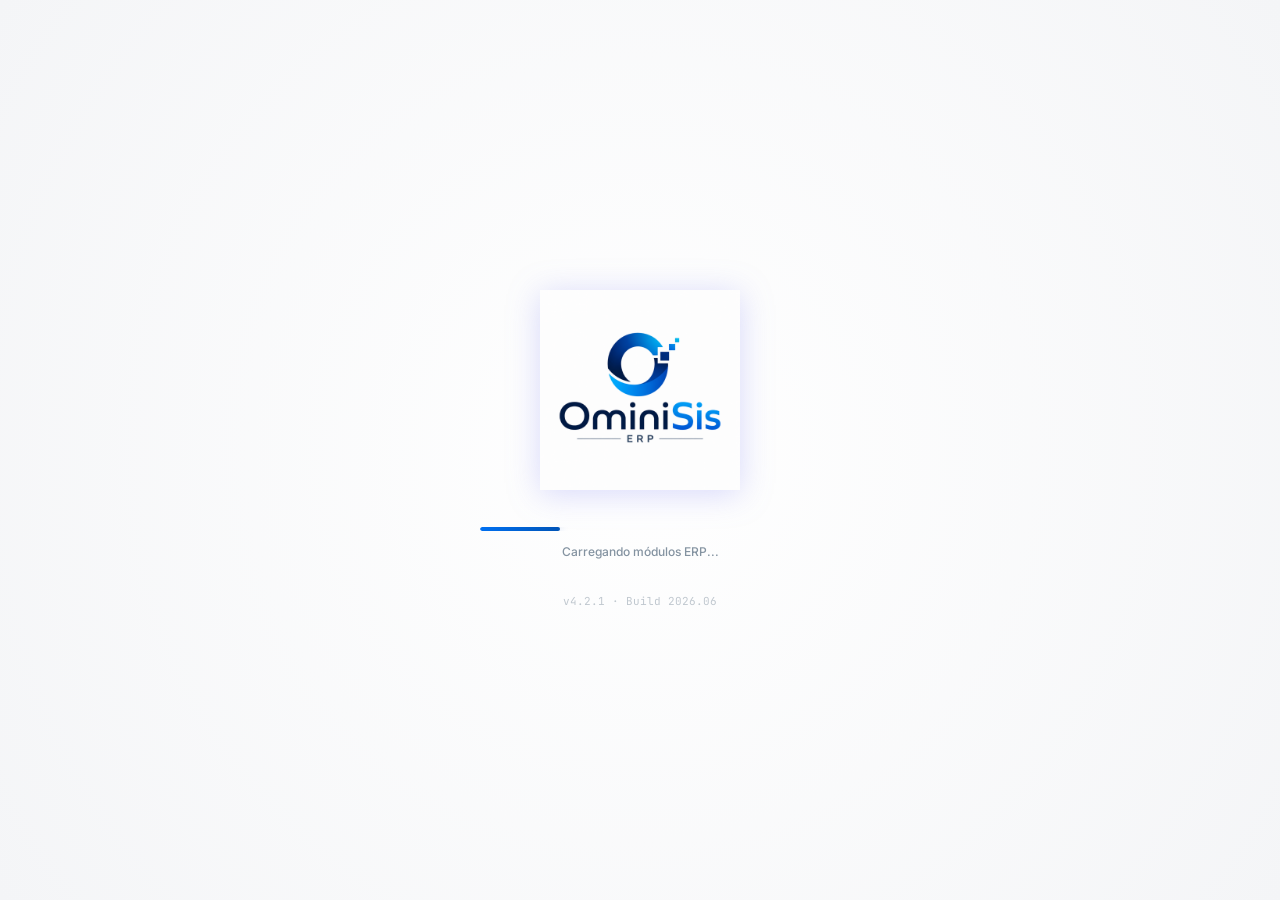
<file: index.html>
<!DOCTYPE html>
<html lang="pt-BR">
<head>
  <meta charset="UTF-8" />
  <meta name="viewport" content="width=device-width, initial-scale=1.0" />
  <title>OminiSis Enterprise Platform</title>
  <meta name="description" content="OminiSis Enterprise — Plataforma ERP SaaS completa com IA, CRM, BI, Workflow e muito mais." />
  <link rel="preconnect" href="https://fonts.googleapis.com" />
  <link rel="preconnect" href="https://fonts.gstatic.com" crossorigin />
  <link href="https://fonts.googleapis.com/css2?family=Inter:wght@300;400;500;600;700;800;900&family=JetBrains+Mono:wght@400;500&display=swap" rel="stylesheet" />
  <link rel="stylesheet" href="styles/main.css?v=12" />
  <link rel="stylesheet" href="styles/sidebar.css?v=12" />
  <link rel="stylesheet" href="styles/modules.css?v=12" />
  <link rel="stylesheet" href="styles/charts.css?v=12" />
</head>
<body>
  <!-- Splash Screen -->
  <div id="splash-screen" class="splash-screen">
    <div class="splash-content">
      <div class="splash-logo">
        <div class="splash-icon">
          <!-- Logo Placeholder for Splash -->
          <img src="logo.png" alt="OminiSis Logo" onerror="this.src='https://placehold.co/180x60/0070f2/ffffff?text=OS'" style="max-width:200px; height:auto;">
        </div>
        <div class="splash-brand" style="text-align: center; display:none;">
          <!-- Hide the text brand since the logo already contains the text -->
          <h1 style="font-size: 52px; font-weight: 700; letter-spacing: -1px; margin: 0; color: var(--text-primary);">OminiSis</h1>
          <div style="display: flex; align-items: center; justify-content: center; gap: 12px; margin-top: 4px;">
            <div style="height: 1px; background: var(--text-muted); width: 50px; opacity: 0.6;"></div>
            <span style="font-size: 16px; letter-spacing: 8px; font-weight: 500; color: var(--text-secondary); margin-right: -8px;">ERP</span>
            <div style="height: 1px; background: var(--text-muted); width: 50px; opacity: 0.6;"></div>
          </div>
        </div>
      </div>
      <div class="splash-progress">
        <div class="splash-bar">
          <div class="splash-bar-fill" id="splash-bar-fill"></div>
        </div>
        <p class="splash-status" id="splash-status">Inicializando plataforma...</p>
      </div>
      <div class="splash-version">v4.2.1 · Build 2026.06</div>
    </div>
  </div>

  <!-- Main App -->
  <div id="app" class="app hidden">

    <!-- Sidebar -->
    <aside class="sidebar" id="sidebar">
      <div class="sidebar-header">
        <div class="brand">
          <div class="brand-icon">
            <!-- Logo Placeholder for Sidebar -->
            <img src="logo-white.png" alt="OminiSis" onerror="this.src='https://placehold.co/150x50/2b303b/ffffff?text=OS'" style="width:160px; height:auto;">
          </div>
          <div class="brand-text" style="display: none; flex-direction: column; justify-content: center;">
            <span class="brand-name" style="font-weight: 700; font-size: 18px; letter-spacing: -0.5px; color: #ffffff; line-height: 1;">OminiSis</span>
            <div style="display: flex; align-items: center; gap: 6px; margin-top: 4px;">
              <div style="height: 1px; background: #ffffff; width: 14px; opacity: 0.6;"></div>
              <span class="brand-version" style="font-size: 9px; letter-spacing: 3px; font-weight: 500; color: #ffffff; line-height: 1; margin-right: -3px;">ERP</span>
              <div style="height: 1px; background: #ffffff; width: 14px; opacity: 0.6;"></div>
            </div>
          </div>
        </div>
        <button class="sidebar-collapse-btn" id="sidebar-collapse-btn" title="Recolher menu">
          <svg width="16" height="16" viewBox="0 0 24 24" fill="none" stroke="currentColor" stroke-width="2"><path d="M15 18l-6-6 6-6"/></svg>
        </button>
      </div>

      <!-- Tenant Selector -->
      <div class="tenant-selector">
        <div class="tenant-avatar">A</div>
        <div class="tenant-info">
          <span class="tenant-name">Acme Corporation</span>
          <span class="tenant-plan">Enterprise · Multi-Empresa</span>
        </div>
        <button class="tenant-switch-btn" title="Trocar empresa">
          <svg width="14" height="14" viewBox="0 0 24 24" fill="none" stroke="currentColor" stroke-width="2"><path d="M7 15l5 5 5-5"/><path d="M7 9l5-5 5 5"/></svg>
        </button>
      </div>

      <!-- Search -->
      <div class="sidebar-search">
        <svg width="14" height="14" viewBox="0 0 24 24" fill="none" stroke="currentColor" stroke-width="2"><circle cx="11" cy="11" r="8"/><path d="m21 21-4.35-4.35"/></svg>
        <input type="text" placeholder="Buscar módulo..." id="sidebar-search-input" />
        <kbd>⌘K</kbd>
      </div>

      <!-- Navigation -->
      <nav class="sidebar-nav" id="sidebar-nav">
        <div class="nav-section">
          <span class="nav-section-label">Principal</span>
          <a class="nav-item active" data-module="dashboard" id="nav-dashboard">
            <span class="nav-icon">
              <svg width="18" height="18" viewBox="0 0 24 24" fill="none" stroke="currentColor" stroke-width="2"><rect x="3" y="3" width="7" height="7"/><rect x="14" y="3" width="7" height="7"/><rect x="14" y="14" width="7" height="7"/><rect x="3" y="14" width="7" height="7"/></svg>
            </span>
            <span class="nav-label">Dashboard</span>
            <span class="nav-badge nav-badge-ai">IA</span>
          </a>
          <a class="nav-item" data-module="ai-copilot" id="nav-ai">
            <span class="nav-icon">
              <svg width="18" height="18" viewBox="0 0 24 24" fill="none" stroke="currentColor" stroke-width="2"><path d="M12 2a10 10 0 0 1 10 10 10 10 0 0 1-10 10A10 10 0 0 1 2 12 10 10 0 0 1 12 2"/><path d="M12 8v4l3 3"/></svg>
            </span>
            <span class="nav-label">IA Copilot</span>
            <span class="nav-badge nav-badge-new">Novo</span>
          </a>
        </div>

        <div class="nav-section">
          <span class="nav-section-label">CRM & Vendas</span>
          <a class="nav-item" data-module="masterdata" id="nav-masterdata">
            <span class="nav-icon"><svg width="18" height="18" viewBox="0 0 24 24" fill="none" stroke="currentColor" stroke-width="2"><path d="M22 19a2 2 0 0 1-2 2H4a2 2 0 0 1-2-2V5a2 2 0 0 1 2-2h5l2 3h9a2 2 0 0 1 2 2z"/></svg></span>
            <span class="nav-label">Cadastros Base</span>
          </a>
          <a class="nav-item" data-module="crm" id="nav-crm">
            <span class="nav-icon"><svg width="18" height="18" viewBox="0 0 24 24" fill="none" stroke="currentColor" stroke-width="2"><path d="M17 21v-2a4 4 0 0 0-4-4H5a4 4 0 0 0-4 4v2"/><circle cx="9" cy="7" r="4"/><path d="M23 21v-2a4 4 0 0 0-3-3.87"/><path d="M16 3.13a4 4 0 0 1 0 7.75"/></svg></span>
            <span class="nav-label">CRM</span>
          </a>
          <a class="nav-item" data-module="sales" id="nav-sales">
            <span class="nav-icon"><svg width="18" height="18" viewBox="0 0 24 24" fill="none" stroke="currentColor" stroke-width="2"><path d="M6 2 3 6v14a2 2 0 0 0 2 2h14a2 2 0 0 0 2-2V6l-3-4z"/><line x1="3" y1="6" x2="21" y2="6"/><path d="M16 10a4 4 0 0 1-8 0"/></svg></span>
            <span class="nav-label">Vendas</span>
          </a>
          <a class="nav-item" data-module="purchase" id="nav-purchase">
            <span class="nav-icon"><svg width="18" height="18" viewBox="0 0 24 24" fill="none" stroke="currentColor" stroke-width="2"><circle cx="9" cy="21" r="1"/><circle cx="20" cy="21" r="1"/><path d="M1 1h4l2.68 13.39a2 2 0 0 0 2 1.61h9.72a2 2 0 0 0 2-1.61L23 6H6"/></svg></span>
            <span class="nav-label">Compras</span>
          </a>
        </div>

        <div class="nav-section">
          <span class="nav-section-label">Operações</span>
          <a class="nav-item" data-module="inventory" id="nav-inventory">
            <span class="nav-icon"><svg width="18" height="18" viewBox="0 0 24 24" fill="none" stroke="currentColor" stroke-width="2"><path d="M21 16V8a2 2 0 0 0-1-1.73l-7-4a2 2 0 0 0-2 0l-7 4A2 2 0 0 0 3 8v8a2 2 0 0 0 1 1.73l7 4a2 2 0 0 0 2 0l7-4A2 2 0 0 0 21 16z"/></svg></span>
            <span class="nav-label">Estoque</span>
          </a>
          <a class="nav-item" data-module="production" id="nav-production">
            <span class="nav-icon"><svg width="18" height="18" viewBox="0 0 24 24" fill="none" stroke="currentColor" stroke-width="2"><path d="M12 20h9"/><path d="M16.5 3.5a2.121 2.121 0 0 1 3 3L7 19l-4 1 1-4L16.5 3.5z"/></svg></span>
            <span class="nav-label">Produção</span>
          </a>
          <a class="nav-item" data-module="quality" id="nav-quality">
            <span class="nav-icon"><svg width="18" height="18" viewBox="0 0 24 24" fill="none" stroke="currentColor" stroke-width="2"><polyline points="20 6 9 17 4 12"/></svg></span>
            <span class="nav-label">Qualidade</span>
          </a>
          <a class="nav-item" data-module="maintenance" id="nav-maintenance">
            <span class="nav-icon"><svg width="18" height="18" viewBox="0 0 24 24" fill="none" stroke="currentColor" stroke-width="2"><path d="M14.7 6.3a1 1 0 0 0 0 1.4l1.6 1.6a1 1 0 0 0 1.4 0l3.77-3.77a6 6 0 0 1-7.94 7.94l-6.91 6.91a2.12 2.12 0 0 1-3-3l6.91-6.91a6 6 0 0 1 7.94-7.94l-3.76 3.76z"/></svg></span>
            <span class="nav-label">Manutenção</span>
          </a>
        </div>

        <div class="nav-section">
          <span class="nav-section-label">Financeiro</span>
          <a class="nav-item" data-module="finance" id="nav-finance">
            <span class="nav-icon"><svg width="18" height="18" viewBox="0 0 24 24" fill="none" stroke="currentColor" stroke-width="2"><line x1="12" y1="1" x2="12" y2="23"/><path d="M17 5H9.5a3.5 3.5 0 0 0 0 7h5a3.5 3.5 0 0 1 0 7H6"/></svg></span>
            <span class="nav-label">Financeiro</span>
          </a>
          <a class="nav-item" data-module="accounting" id="nav-accounting">
            <span class="nav-icon"><svg width="18" height="18" viewBox="0 0 24 24" fill="none" stroke="currentColor" stroke-width="2"><path d="M14 2H6a2 2 0 0 0-2 2v16a2 2 0 0 0 2 2h12a2 2 0 0 0 2-2V8z"/><polyline points="14 2 14 8 20 8"/><line x1="16" y1="13" x2="8" y2="13"/><line x1="16" y1="17" x2="8" y2="17"/><polyline points="10 9 9 9 8 9"/></svg></span>
            <span class="nav-label">Contabilidade</span>
          </a>
          <a class="nav-item" data-module="treasury" id="nav-treasury">
            <span class="nav-icon"><svg width="18" height="18" viewBox="0 0 24 24" fill="none" stroke="currentColor" stroke-width="2"><rect x="1" y="4" width="22" height="16" rx="2" ry="2"/><line x1="1" y1="10" x2="23" y2="10"/></svg></span>
            <span class="nav-label">Tesouraria</span>
          </a>
        </div>

        <div class="nav-section">
          <span class="nav-section-label">Pessoas & Projetos</span>
          <a class="nav-item" data-module="hr" id="nav-hr">
            <span class="nav-icon"><svg width="18" height="18" viewBox="0 0 24 24" fill="none" stroke="currentColor" stroke-width="2"><path d="M20 21v-2a4 4 0 0 0-4-4H8a4 4 0 0 0-4 4v2"/><circle cx="12" cy="7" r="4"/></svg></span>
            <span class="nav-label">RH & Folha</span>
          </a>
          <a class="nav-item" data-module="projects" id="nav-projects">
            <span class="nav-icon"><svg width="18" height="18" viewBox="0 0 24 24" fill="none" stroke="currentColor" stroke-width="2"><rect x="3" y="4" width="18" height="18" rx="2" ry="2"/><line x1="16" y1="2" x2="16" y2="6"/><line x1="8" y1="2" x2="8" y2="6"/><line x1="3" y1="10" x2="21" y2="10"/></svg></span>
            <span class="nav-label">Projetos</span>
          </a>
        </div>

        <div class="nav-section">
          <span class="nav-section-label">Inteligência</span>
          <a class="nav-item" data-module="bi" id="nav-bi">
            <span class="nav-icon"><svg width="18" height="18" viewBox="0 0 24 24" fill="none" stroke="currentColor" stroke-width="2"><line x1="18" y1="20" x2="18" y2="10"/><line x1="12" y1="20" x2="12" y2="4"/><line x1="6" y1="20" x2="6" y2="14"/></svg></span>
            <span class="nav-label">BI & Analytics</span>
          </a>
          <a class="nav-item" data-module="strategy" id="nav-strategy">
            <span class="nav-icon"><svg width="18" height="18" viewBox="0 0 24 24" fill="none" stroke="currentColor" stroke-width="2"><polygon points="12 2 15.09 8.26 22 9.27 17 14.14 18.18 21.02 12 17.77 5.82 21.02 7 14.14 2 9.27 8.91 8.26 12 2"/></svg></span>
            <span class="nav-label">Estratégia & OKRs</span>
          </a>
        </div>

        <div class="nav-section">
          <span class="nav-section-label">Plataforma</span>
          <a class="nav-item" data-module="workflow" id="nav-workflow">
            <span class="nav-icon"><svg width="18" height="18" viewBox="0 0 24 24" fill="none" stroke="currentColor" stroke-width="2"><polyline points="22 12 18 12 15 21 9 3 6 12 2 12"/></svg></span>
            <span class="nav-label">Workflow</span>
          </a>
          <a class="nav-item" data-module="documents" id="nav-documents">
            <span class="nav-icon"><svg width="18" height="18" viewBox="0 0 24 24" fill="none" stroke="currentColor" stroke-width="2"><path d="M22 19a2 2 0 0 1-2 2H4a2 2 0 0 1-2-2V5a2 2 0 0 1 2-2h5l2 3h9a2 2 0 0 1 2 2z"/></svg></span>
            <span class="nav-label">ECM / GED</span>
          </a>
          <a class="nav-item" data-module="integrations" id="nav-integrations">
            <span class="nav-icon"><svg width="18" height="18" viewBox="0 0 24 24" fill="none" stroke="currentColor" stroke-width="2"><circle cx="18" cy="5" r="3"/><circle cx="6" cy="12" r="3"/><circle cx="18" cy="19" r="3"/><line x1="8.59" y1="13.51" x2="15.42" y2="17.49"/><line x1="15.41" y1="6.51" x2="8.59" y2="10.49"/></svg></span>
            <span class="nav-label">Integrações</span>
          </a>
          <a class="nav-item" data-module="settings" id="nav-settings">
            <span class="nav-icon"><svg width="18" height="18" viewBox="0 0 24 24" fill="none" stroke="currentColor" stroke-width="2"><circle cx="12" cy="12" r="3"/><path d="M19.4 15a1.65 1.65 0 0 0 .33 1.82l.06.06a2 2 0 0 1-2.83 2.83l-.06-.06a1.65 1.65 0 0 0-1.82-.33 1.65 1.65 0 0 0-1 1.51V21a2 2 0 0 1-4 0v-.09A1.65 1.65 0 0 0 9 19.4a1.65 1.65 0 0 0-1.82.33l-.06.06a2 2 0 0 1-2.83-2.83l.06-.06A1.65 1.65 0 0 0 4.68 15a1.65 1.65 0 0 0-1.51-1H3a2 2 0 0 1 0-4h.09A1.65 1.65 0 0 0 4.6 9a1.65 1.65 0 0 0-.33-1.82l-.06-.06a2 2 0 0 1 2.83-2.83l.06.06A1.65 1.65 0 0 0 9 4.68a1.65 1.65 0 0 0 1-1.51V3a2 2 0 0 1 4 0v.09a1.65 1.65 0 0 0 1 1.51 1.65 1.65 0 0 0 1.82-.33l.06-.06a2 2 0 0 1 2.83 2.83l-.06.06A1.65 1.65 0 0 0 19.4 9a1.65 1.65 0 0 0 1.51 1H21a2 2 0 0 1 0 4h-.09a1.65 1.65 0 0 0-1.51 1z"/></svg></span>
            <span class="nav-label">Configurações</span>
          </a>
          <a class="nav-item" data-module="admin" id="nav-admin">
            <span class="nav-icon"><svg width="18" height="18" viewBox="0 0 24 24" fill="none" stroke="currentColor" stroke-width="2"><path d="M12 22s8-4 8-10V5l-8-3-8 3v7c0 6 8 10 8 10z"/></svg></span>
            <span class="nav-label">Admin Console</span>
            <span class="nav-badge nav-badge-admin">SA</span>
          </a>
        </div>
      </nav>

      <!-- Sidebar Footer -->
      <div class="sidebar-footer">
        <div class="system-health">
          <div class="health-dot health-dot-ok"></div>
          <span>Todos sistemas operacionais</span>
        </div>
      </div>
    </aside>

    <!-- Main Content -->
    <div class="main-wrapper">
      <!-- Top Bar -->
      <header class="topbar">
        <div class="topbar-left">
          <button class="mobile-menu-btn" id="mobile-menu-btn">
            <svg width="20" height="20" viewBox="0 0 24 24" fill="none" stroke="currentColor" stroke-width="2"><line x1="3" y1="12" x2="21" y2="12"/><line x1="3" y1="6" x2="21" y2="6"/><line x1="3" y1="18" x2="21" y2="18"/></svg>
          </button>
          <div class="breadcrumb" id="breadcrumb">
            <span>OminiSis</span>
            <svg width="12" height="12" viewBox="0 0 24 24" fill="none" stroke="currentColor" stroke-width="2"><polyline points="9 18 15 12 9 6"/></svg>
            <span id="breadcrumb-current">Dashboard</span>
          </div>
        </div>
        <div class="topbar-right">
          <div class="topbar-ai-status">
            <div class="ai-pulse"></div>
            <span>IA Ativa</span>
          </div>
          <button class="topbar-btn" id="theme-toggle-btn" title="Alternar Tema" style="display: none;">
            <svg id="theme-icon-moon" width="18" height="18" viewBox="0 0 24 24" fill="none" stroke="currentColor" stroke-width="2"><path d="M21 12.79A9 9 0 1 1 11.21 3 7 7 0 0 0 21 12.79z"></path></svg>
            <svg id="theme-icon-sun" width="18" height="18" viewBox="0 0 24 24" fill="none" stroke="currentColor" stroke-width="2" style="display:none;"><circle cx="12" cy="12" r="5"></circle><line x1="12" y1="1" x2="12" y2="3"></line><line x1="12" y1="21" x2="12" y2="23"></line><line x1="4.22" y1="4.22" x2="5.64" y2="5.64"></line><line x1="18.36" y1="18.36" x2="19.78" y2="19.78"></line><line x1="1" y1="12" x2="3" y2="12"></line><line x1="21" y1="12" x2="23" y2="12"></line><line x1="4.22" y1="19.78" x2="5.64" y2="18.36"></line><line x1="18.36" y1="5.64" x2="19.78" y2="4.22"></line></svg>
          </button>
          <button class="topbar-btn" id="notifications-btn" title="Notificações">
            <svg width="18" height="18" viewBox="0 0 24 24" fill="none" stroke="currentColor" stroke-width="2"><path d="M18 8A6 6 0 0 0 6 8c0 7-3 9-3 9h18s-3-2-3-9"/><path d="M13.73 21a2 2 0 0 1-3.46 0"/></svg>
            <span class="topbar-badge">7</span>
          </button>
          <button class="topbar-btn" title="Ajuda">
            <svg width="18" height="18" viewBox="0 0 24 24" fill="none" stroke="currentColor" stroke-width="2"><circle cx="12" cy="12" r="10"/><path d="M9.09 9a3 3 0 0 1 5.83 1c0 2-3 3-3 3"/><line x1="12" y1="17" x2="12.01" y2="17"/></svg>
          </button>
          <div class="user-menu">
            <div class="user-avatar">JD</div>
            <div class="user-info">
              <span class="user-name">João Doe</span>
              <span class="user-role">Super Admin</span>
            </div>
            <svg width="12" height="12" viewBox="0 0 24 24" fill="none" stroke="currentColor" stroke-width="2"><polyline points="6 9 12 15 18 9"/></svg>
          </div>
        </div>
      </header>

      <!-- Module Content -->
      <main class="content" id="content">
        <!-- Modules loaded dynamically -->
      </main>
    </div>
  </div>

  <!-- Notification Panel -->
  <div class="notification-panel" id="notification-panel">
    <div class="notification-header">
      <h3>Notificações</h3>
      <button class="notif-close" id="notif-close">✕</button>
    </div>
    <div class="notification-list">
      <div class="notif-item notif-unread">
        <div class="notif-icon notif-icon-warning">
          <svg width="14" height="14" viewBox="0 0 24 24" fill="none" stroke="currentColor" stroke-width="2"><path d="M10.29 3.86L1.82 18a2 2 0 0 0 1.71 3h16.94a2 2 0 0 0 1.71-3L13.71 3.86a2 2 0 0 0-3.42 0z"/><line x1="12" y1="9" x2="12" y2="13"/><line x1="12" y1="17" x2="12.01" y2="17"/></svg>
        </div>
        <div class="notif-content">
          <p class="notif-title">Pedido #4521 aguardando aprovação</p>
          <p class="notif-time">há 5 minutos</p>
        </div>
      </div>
      <div class="notif-item notif-unread">
        <div class="notif-icon notif-icon-success">
          <svg width="14" height="14" viewBox="0 0 24 24" fill="none" stroke="currentColor" stroke-width="2"><polyline points="20 6 9 17 4 12"/></svg>
        </div>
        <div class="notif-content">
          <p class="notif-title">Faturamento mensal gerado com sucesso</p>
          <p class="notif-time">há 15 minutos</p>
        </div>
      </div>
      <div class="notif-item notif-unread">
        <div class="notif-icon notif-icon-info">
          <svg width="14" height="14" viewBox="0 0 24 24" fill="none" stroke="currentColor" stroke-width="2"><circle cx="12" cy="12" r="10"/><line x1="12" y1="8" x2="12" y2="12"/><line x1="12" y1="16" x2="12.01" y2="16"/></svg>
        </div>
        <div class="notif-content">
          <p class="notif-title">Estoque crítico: Produto A-4521 abaixo do mínimo</p>
          <p class="notif-time">há 32 minutos</p>
        </div>
      </div>
      <div class="notif-item">
        <div class="notif-icon notif-icon-ai">
          <svg width="14" height="14" viewBox="0 0 24 24" fill="none" stroke="currentColor" stroke-width="2"><polygon points="13 2 3 14 12 14 11 22 21 10 12 10 13 2"/></svg>
        </div>
        <div class="notif-content">
          <p class="notif-title">IA: Oportunidade de venda identificada - Cliente Beta Corp</p>
          <p class="notif-time">há 1 hora</p>
        </div>
      </div>
      <div class="notif-item">
        <div class="notif-icon notif-icon-warning">
          <svg width="14" height="14" viewBox="0 0 24 24" fill="none" stroke="currentColor" stroke-width="2"><circle cx="12" cy="12" r="10"/><line x1="12" y1="8" x2="12" y2="12"/><line x1="12" y1="16" x2="12.01" y2="16"/></svg>
        </div>
        <div class="notif-content">
          <p class="notif-title">Manutenção preventiva: Máquina CNC-03 vence em 2 dias</p>
          <p class="notif-time">há 2 horas</p>
        </div>
      </div>
      <div class="notif-item">
        <div class="notif-icon notif-icon-info">
          <svg width="14" height="14" viewBox="0 0 24 24" fill="none" stroke="currentColor" stroke-width="2"><path d="M17 21v-2a4 4 0 0 0-4-4H5a4 4 0 0 0-4 4v2"/><circle cx="9" cy="7" r="4"/></svg>
        </div>
        <div class="notif-content">
          <p class="notif-title">3 novos leads atribuídos via WhatsApp</p>
          <p class="notif-time">há 3 horas</p>
        </div>
      </div>
      <div class="notif-item">
        <div class="notif-icon notif-icon-success">
          <svg width="14" height="14" viewBox="0 0 24 24" fill="none" stroke="currentColor" stroke-width="2"><rect x="1" y="4" width="22" height="16" rx="2"/><line x1="1" y1="10" x2="23" y2="10"/></svg>
        </div>
        <div class="notif-content">
          <p class="notif-title">PIX recebido: R$ 48.500,00 - Empresa XYZ</p>
          <p class="notif-time">há 4 horas</p>
        </div>
      </div>
    </div>
  </div>

  <!-- Global Modal Container -->
  <div class="modal-overlay" id="modal-overlay" style="display:none;" onclick="if(event.target===this) hideAppModal()">
    <div class="modal-box" id="modal-content">
      <!-- Modal content injected here -->
    </div>
  </div>
  <div id="print-area" class="print-only"></div>

  <script src="js/data.js?v=9"></script>
  <script src="js/charts.js?v=5"></script>
  <script src="js/modules/dashboard.js?v=5"></script>
  <script src="js/modules/cadastros.js?v=16"></script>
  <script src="js/modules/crm.js?v=5"></script>
  <script src="js/modules/sales.js?v=9"></script>
  <script src="js/modules/purchase.js?v=8"></script>
  <script src="js/modules/inventory.js?v=7"></script>
  <script src="js/modules/production.js?v=11"></script>
  <script src="js/modules/quality.js?v=5"></script>
  <script src="js/modules/maintenance.js?v=5"></script>
  <script src="js/modules/finance.js?v=5"></script>
  <script src="js/modules/accounting.js?v=5"></script>
  <script src="js/modules/treasury.js?v=5"></script>
  <script src="js/modules/hr.js?v=5"></script>
  <script src="js/modules/projects.js?v=5"></script>
  <script src="js/modules/bi.js?v=5"></script>
  <script src="js/modules/strategy.js?v=5"></script>
  <script src="js/modules/workflow.js?v=5"></script>
  <script src="js/modules/documents.js?v=5"></script>
  <script src="js/modules/integrations.js?v=5"></script>
  <script src="js/modules/settings.js?v=5"></script>
  <script src="js/modules/admin.js?v=5"></script>
  <script src="js/modules/ai-copilot.js?v=5"></script>
  <script src="js/app.js?v=6"></script>
</body>
</html>
</file>
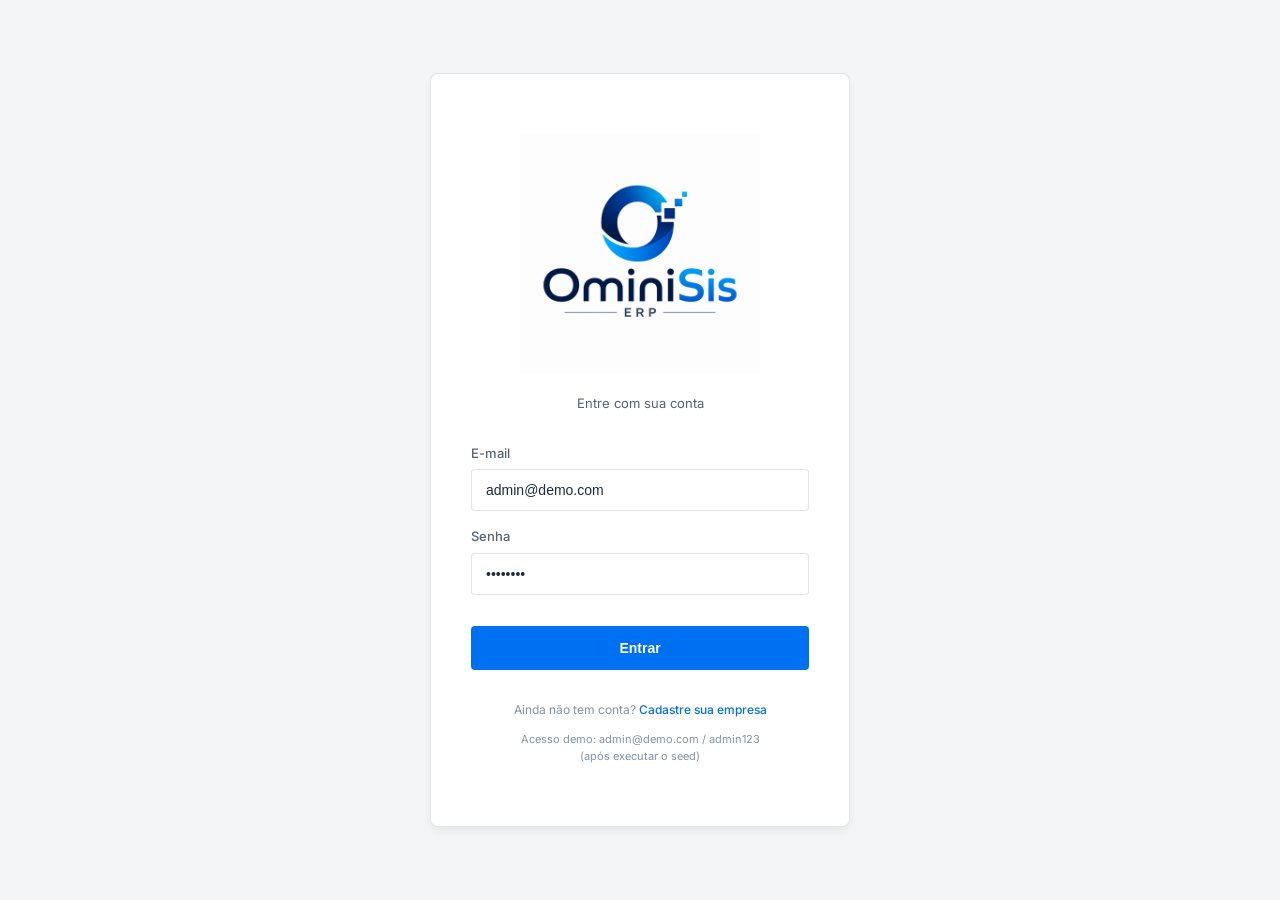
<file: login.html>
<!DOCTYPE html>
<html lang="pt-BR">
<head>
  <meta charset="UTF-8">
  <meta name="viewport" content="width=device-width, initial-scale=1.0">
  <title>Login - OminiSis Enterprise</title>
  <link href="https://fonts.googleapis.com/css2?family=Inter:wght@400;500;600;700&display=swap" rel="stylesheet">
  <link rel="stylesheet" href="styles/main.css">
  <style>
    body {
      background: var(--bg-base); /* Fiori light background */
      display: flex;
      align-items: center;
      justify-content: center;
      height: 100vh;
      margin: 0;
      font-family: 'Inter', sans-serif;
    }
    .login-container {
      background: var(--bg-card);
      border-radius: var(--radius-md);
      box-shadow: var(--shadow-md);
      padding: 60px 40px;
      width: 100%;
      max-width: 420px;
      text-align: center;
      border: 1px solid var(--border-default);
    }
    .login-logo {
      margin-bottom: 20px;
      display: flex;
      justify-content: center;
    }
    .login-logo img {
      width: 100%;
      max-width: 240px;
      height: auto;
    }
    .login-form {
      display: flex;
      flex-direction: column;
      text-align: left;
      gap: 16px;
    }
    .login-form label {
      font-size: 13px;
      color: var(--text-secondary);
      font-weight: 500;
      margin-bottom: 6px;
      display: block;
    }
    .login-form input {
      width: 100%;
      box-sizing: border-box;
      padding: 12px 14px;
      border: 1px solid var(--border-default);
      border-radius: var(--radius-sm);
      font-size: 14px;
      background: var(--bg-elevated);
      color: var(--text-primary);
      transition: border-color var(--trans-fast), box-shadow var(--trans-fast);
    }
    .login-form input:focus {
      outline: none;
      border-color: var(--brand-primary);
      box-shadow: 0 0 0 3px rgba(0, 112, 242, 0.15);
    }
    .btn-login {
      margin-top: 15px;
      background: var(--brand-primary);
      color: #ffffff;
      border: none;
      padding: 14px;
      border-radius: var(--radius-sm);
      font-size: 14px;
      font-weight: 600;
      cursor: pointer;
      transition: background var(--trans-fast);
    }
    .btn-login:hover {
      background: #0054b6;
    }
    .login-footer {
      margin-top: 30px;
      font-size: 12px;
      color: var(--text-muted);
      line-height: 1.6;
    }
    .login-footer a {
      color: var(--brand-primary);
      text-decoration: none;
      font-weight: 500;
    }
    .login-footer a:hover {
      text-decoration: underline;
    }
  </style>
</head>
<body>

  <div class="login-container">
    <div class="login-logo">
      <img src="logo.png" alt="OminiSis ERP Logo">
    </div>

    <p style="color: var(--text-secondary); margin-bottom: 30px; font-size: 13px; text-align: center;">
      Entre com sua conta
    </p>

    <form class="login-form" action="index.html" method="GET">
      <div>
        <label for="email">E-mail</label>
        <input type="email" id="email" value="admin@demo.com" required>
      </div>
      <div>
        <label for="senha">Senha</label>
        <input type="password" id="senha" value="admin123" required>
      </div>
      <button type="submit" class="btn-login">Entrar</button>
    </form>

    <div class="login-footer">
      <p>Ainda não tem conta? <a href="#">Cadastre sua empresa</a></p>
      <p style="margin-top:12px; font-size:11px;">
        Acesso demo: admin@demo.com / admin123<br>
        (após executar o seed)
      </p>
    </div>
  </div>

</body>
</html>
</file>
<file: styles/main.css>
/* ============================================================
   OminiSis Enterprise — Main CSS
   Design System: Dark glassmorphism premium UI
   ============================================================ */

:root {
  /* Layout */
  --sidebar-width: 260px;
  --sidebar-collapsed-width: 72px;
  --topbar-height: 64px;

  /* Fiori Light Theme Colors */
  --bg-base: #f4f5f7; /* Very light gray/blue background */
  --bg-surface: rgba(255, 255, 255, 0.8);
  --bg-elevated: #ffffff; /* White cards */
  --bg-card: #ffffff;
  --bg-card-hover: #f9f9fc;

  /* Borders */
  --border-subtle: rgba(0, 0, 0, 0.05);
  --border-default: rgba(0, 0, 0, 0.1);
  --border-strong: rgba(0, 0, 0, 0.15);

  /* Typography */
  --text-primary: #1d2d3e; /* Dark slate text */
  --text-secondary: #566472;
  --text-muted: #8493a1;
  --text-brand: #0f828f;

  /* Brand Colors (Fiori style blues) */
  --brand-primary: #0070f2;
  --brand-success: #107e3e;
  --brand-warning: #e9730c;
  --brand-danger: #bb0000;
  --brand-info: #0070f2;
  --brand-accent: #0f828f;

  /* Sidebar Specific (Dark Sidebar contrast) */
  --sidebar-bg: #2b303b;
  --sidebar-text: #ffffff;
  --sidebar-text-muted: rgba(255, 255, 255, 0.75); /* Whiter text for better contrast */
  --sidebar-hover: rgba(255,255,255,0.05);
  --sidebar-active: rgba(0,112,242,0.15);
  --sidebar-active-border: #0070f2;

  /* Gradients */
  --grad-brand: linear-gradient(135deg, #0070f2 0%, #0054b6 100%);
  --grad-success: linear-gradient(135deg, #107e3e 0%, #0c612f 100%);
  --grad-warning: linear-gradient(135deg, #e9730c 0%, #d97706 100%);
  --grad-danger: linear-gradient(135deg, #bb0000 0%, #900000 100%);
  --grad-teal: linear-gradient(135deg, #0f828f 0%, #086d78 100%);
  
  /* Shadows (Fiori style softer shadows) */
  --shadow-sm: 0 1px 3px rgba(0,0,0,0.08);
  --shadow-md: 0 4px 8px rgba(0,0,0,0.06);
  --shadow-lg: 0 8px 24px rgba(0,0,0,0.08);
  --shadow-glow: 0 0 15px rgba(0, 112, 242, 0.15);

  /* Radius */
  --radius-sm: 4px;
  --radius-md: 8px;
  --radius-lg: 12px;
  --radius-xl: 16px;
  --radius-full: 9999px;

  /* Transitions */
  --trans-fast: 150ms ease;
  --trans-base: 250ms ease;
  --trans-slow: 400ms cubic-bezier(0.4, 0, 0.2, 1);
}

/* ============================================================
   Reset & Base
   ============================================================ */
*, *::before, *::after { box-sizing: border-box; margin: 0; padding: 0; }

html { scroll-behavior: smooth; }

body {
  font-family: 'Inter', system-ui, sans-serif;
  background: var(--bg-base);
  color: var(--text-primary);
  min-height: 100vh;
  overflow: hidden;
  font-size: 14px;
  line-height: 1.5;
  -webkit-font-smoothing: antialiased;
}

/* ============================================================
   Splash Screen
   ============================================================ */
.splash-screen {
  position: fixed;
  inset: 0;
  z-index: 9999;
  background: radial-gradient(circle at 50% 50%, var(--bg-elevated) 0%, var(--bg-base) 100%);
  display: flex;
  align-items: center;
  justify-content: center;
  transition: opacity 0.5s ease, visibility 0.5s ease;
}

.splash-screen.fade-out {
  opacity: 0;
  visibility: hidden;
}

.splash-content {
  display: flex;
  flex-direction: column;
  align-items: center;
  gap: 32px;
  animation: splashEntrance 0.6s ease forwards;
}

@keyframes splashEntrance {
  from { opacity: 0; transform: translateY(20px); }
  to { opacity: 1; transform: translateY(0); }
}

.splash-logo {
  display: flex;
  align-items: center;
  gap: 20px;
}

.splash-icon {
  animation: logoFloat 3s ease-in-out infinite;
  filter: drop-shadow(0 4px 16px rgba(99,102,241,0.25));
}

@keyframes logoFloat {
  0%, 100% { transform: translateY(0px); }
  50% { transform: translateY(-8px); }
}

.splash-brand h1 {
  font-size: 48px;
  font-weight: 800;
  letter-spacing: -2px;
}

.splash-brand span {
  font-size: 14px;
  color: var(--text-secondary);
  text-transform: uppercase;
  letter-spacing: 4px;
  font-weight: 500;
}

.splash-progress {
  width: 320px;
  display: flex;
  flex-direction: column;
  gap: 12px;
  align-items: center;
}

.splash-bar {
  width: 100%;
  height: 4px;
  background: rgba(255, 255, 255, 0.06);
  border-radius: var(--radius-full);
  overflow: hidden;
}

.splash-bar-fill {
  height: 100%;
  width: 0%;
  background: var(--grad-brand);
  border-radius: var(--radius-full);
  transition: width 0.3s ease;
  box-shadow: 0 0 10px rgba(0, 82, 204, 0.3);
}

.splash-status {
  font-size: 12px;
  color: var(--text-muted);
  font-weight: 500;
}

.splash-version {
  font-family: 'JetBrains Mono', monospace;
  font-size: 11px;
  color: var(--text-muted);
  opacity: 0.5;
}

/* ============================================================
   App Layout
   ============================================================ */
.app {
  display: grid;
  grid-template-columns: var(--sidebar-width) 1fr;
  height: 100vh;
  overflow: hidden;
  transition: grid-template-columns var(--trans-slow);
}

.app.hidden { display: none; }

.app.sidebar-collapsed {
  grid-template-columns: var(--sidebar-collapsed-width) 1fr;
}

.main-wrapper {
  display: flex;
  flex-direction: column;
  overflow: hidden;
  min-width: 0;
}

/* ============================================================
   Topbar
   ============================================================ */
.topbar {
  height: var(--topbar-height);
  background: var(--bg-surface);
  border-bottom: 1px solid var(--border-subtle);
  display: flex;
  align-items: center;
  justify-content: space-between;
  padding: 0 24px;
  flex-shrink: 0;
  position: relative;
  z-index: 10;
  backdrop-filter: blur(12px);
}

.topbar-left { display: flex; align-items: center; gap: 16px; }
.topbar-right { display: flex; align-items: center; gap: 12px; }

.mobile-menu-btn {
  display: none;
  background: none;
  border: none;
  color: var(--text-secondary);
  cursor: pointer;
  padding: 6px;
  border-radius: var(--radius-sm);
  transition: color var(--trans-fast), background var(--trans-fast);
}

.mobile-menu-btn:hover { color: var(--text-primary); background: var(--bg-elevated); }

.breadcrumb {
  display: flex;
  align-items: center;
  gap: 8px;
  font-size: 13px;
  color: var(--text-muted);
}

.breadcrumb span:last-child { color: var(--text-primary); font-weight: 500; }

.topbar-ai-status {
  display: flex;
  align-items: center;
  gap: 6px;
  background: rgba(99,102,241,0.08);
  border: 1px solid rgba(99,102,241,0.2);
  border-radius: var(--radius-full);
  padding: 4px 12px;
  font-size: 12px;
  color: var(--text-brand);
  font-weight: 500;
}

.ai-pulse {
  width: 7px;
  height: 7px;
  border-radius: 50%;
  background: var(--brand-primary);
  animation: pulse 2s ease-in-out infinite;
}

@keyframes pulse {
  0%, 100% { opacity: 1; transform: scale(1); }
  50% { opacity: 0.5; transform: scale(0.8); }
}

.topbar-btn {
  position: relative;
  background: none;
  border: none;
  color: var(--text-secondary);
  cursor: pointer;
  padding: 8px;
  border-radius: var(--radius-sm);
  transition: color var(--trans-fast), background var(--trans-fast);
}

.topbar-btn:hover { color: var(--text-primary); background: var(--bg-elevated); }

.topbar-badge {
  position: absolute;
  top: 2px; right: 2px;
  background: var(--brand-danger);
  color: white;
  font-size: 9px;
  font-weight: 700;
  width: 16px; height: 16px;
  border-radius: 50%;
  display: flex;
  align-items: center;
  justify-content: center;
}

.user-menu {
  display: flex;
  align-items: center;
  gap: 10px;
  padding: 6px 12px;
  border-radius: var(--radius-md);
  cursor: pointer;
  transition: background var(--trans-fast);
}

.user-menu:hover { background: var(--bg-elevated); }

.user-avatar {
  width: 32px; height: 32px;
  border-radius: 50%;
  background: var(--grad-brand);
  display: flex;
  align-items: center;
  justify-content: center;
  font-size: 12px;
  font-weight: 700;
  color: white;
  flex-shrink: 0;
}

.user-info { display: flex; flex-direction: column; }
.user-name { font-size: 13px; font-weight: 600; color: var(--text-primary); }
.user-role { font-size: 11px; color: var(--text-muted); }

/* ============================================================
   Content Area
   ============================================================ */
.content {
  flex: 1;
  overflow-y: auto;
  padding: 24px;
  background: var(--bg-base);
  scroll-behavior: smooth;
}

.content::-webkit-scrollbar { width: 6px; }
.content::-webkit-scrollbar-track { background: transparent; }
.content::-webkit-scrollbar-thumb { background: var(--border-default); border-radius: 3px; }
.content::-webkit-scrollbar-thumb:hover { background: var(--border-strong); }

/* ============================================================
   Module Header
   ============================================================ */
.module-header {
  display: flex;
  align-items: flex-start;
  justify-content: space-between;
  margin-bottom: 28px;
  gap: 16px;
}

.module-title-area { display: flex; flex-direction: column; gap: 4px; }

.module-title {
  font-size: 26px;
  font-weight: 800;
  color: var(--text-primary);
  letter-spacing: -0.5px;
  display: flex;
  align-items: center;
  gap: 12px;
}

.module-subtitle {
  font-size: 13px;
  color: var(--text-secondary);
}

.module-actions {
  display: flex;
  align-items: center;
  gap: 10px;
  flex-shrink: 0;
}

/* ============================================================
   Buttons
   ============================================================ */
.btn {
  display: inline-flex;
  align-items: center;
  gap: 8px;
  padding: 8px 16px;
  border-radius: var(--radius-md);
  font-size: 13px;
  font-weight: 600;
  cursor: pointer;
  border: none;
  transition: all var(--trans-fast);
  text-decoration: none;
  white-space: nowrap;
  font-family: inherit;
}

.btn-primary {
  background: var(--grad-brand);
  color: white;
  box-shadow: 0 2px 12px rgba(99,102,241,0.3);
}

.btn-primary:hover {
  transform: translateY(-1px);
  box-shadow: 0 4px 20px rgba(99,102,241,0.4);
}

.btn-secondary {
  background: var(--bg-elevated);
  color: var(--text-primary);
  border: 1px solid var(--border-default);
}

.btn-secondary:hover { background: var(--bg-card-hover); border-color: var(--border-strong); }

.btn-ghost {
  background: transparent;
  color: var(--text-secondary);
  border: 1px solid var(--border-subtle);
}

.btn-ghost:hover { background: var(--bg-elevated); color: var(--text-primary); }

.btn-success {
  background: var(--grad-success);
  color: white;
}

.btn-danger {
  background: var(--grad-danger);
  color: white;
}

.btn-sm {
  padding: 5px 10px;
  font-size: 12px;
  border-radius: var(--radius-sm);
  gap: 5px;
}

.btn-icon {
  padding: 8px;
  border-radius: var(--radius-sm);
}

/* ============================================================
   Cards
   ============================================================ */
.card {
  background: var(--bg-card);
  border: 1px solid var(--border-subtle);
  border-radius: var(--radius-lg);
  padding: 20px;
  transition: border-color var(--trans-fast), transform var(--trans-fast), box-shadow var(--trans-fast);
}

.card:hover {
  border-color: var(--border-default);
}

.card-header {
  display: flex;
  align-items: center;
  justify-content: space-between;
  margin-bottom: 16px;
}

.card-title {
  font-size: 14px;
  font-weight: 700;
  color: var(--text-primary);
}

.card-subtitle {
  font-size: 12px;
  color: var(--text-muted);
  margin-top: 2px;
}

/* KPI Cards */
.kpi-grid {
  display: grid;
  grid-template-columns: repeat(auto-fit, minmax(220px, 1fr));
  gap: 16px;
  margin-bottom: 28px;
}

.kpi-card {
  background: var(--bg-card);
  border: 1px solid var(--border-subtle);
  border-radius: var(--radius-lg);
  padding: 20px;
  position: relative;
  overflow: hidden;
  cursor: pointer;
  transition: all var(--trans-base);
}

.kpi-card::before {
  content: '';
  position: absolute;
  top: 0; left: 0; right: 0;
  height: 3px;
  border-radius: var(--radius-lg) var(--radius-lg) 0 0;
}

.kpi-card.kpi-primary::before { background: var(--grad-brand); }
.kpi-card.kpi-success::before { background: var(--grad-success); }
.kpi-card.kpi-warning::before { background: var(--grad-warning); }
.kpi-card.kpi-danger::before { background: var(--grad-danger); }
.kpi-card.kpi-info::before { background: var(--grad-teal); }

.kpi-card:hover {
  border-color: var(--border-default);
  transform: translateY(-2px);
  box-shadow: var(--shadow-md);
}

.kpi-header {
  display: flex;
  align-items: center;
  justify-content: space-between;
  margin-bottom: 12px;
}

.kpi-icon {
  width: 40px; height: 40px;
  border-radius: var(--radius-md);
  display: flex;
  align-items: center;
  justify-content: center;
}

.kpi-icon.kpi-primary { background: rgba(99,102,241,0.15); color: var(--brand-primary); }
.kpi-icon.kpi-success { background: rgba(16,185,129,0.15); color: var(--brand-success); }
.kpi-icon.kpi-warning { background: rgba(245,158,11,0.15); color: var(--brand-warning); }
.kpi-icon.kpi-danger { background: rgba(239,68,68,0.15); color: var(--brand-danger); }
.kpi-icon.kpi-info { background: rgba(6,182,212,0.15); color: var(--brand-accent); }

.kpi-trend {
  display: flex;
  align-items: center;
  gap: 4px;
  font-size: 12px;
  font-weight: 600;
  padding: 3px 8px;
  border-radius: var(--radius-full);
}

.kpi-trend.up { background: rgba(16,185,129,0.15); color: var(--brand-success); }
.kpi-trend.down { background: rgba(239,68,68,0.15); color: var(--brand-danger); }

.kpi-value {
  font-size: 28px;
  font-weight: 800;
  color: var(--text-primary);
  letter-spacing: -1px;
  line-height: 1;
  margin-bottom: 4px;
}

.kpi-label { font-size: 12px; color: var(--text-muted); font-weight: 500; }

.kpi-sparkline {
  height: 40px;
  margin-top: 12px;
  opacity: 0.7;
}

/* ============================================================
   Tables
   ============================================================ */
.table-container {
  overflow: auto;
  border-radius: var(--radius-lg);
  border: 1px solid var(--border-subtle);
}

table {
  width: 100%;
  border-collapse: collapse;
}

thead th {
  background: var(--bg-elevated);
  padding: 12px 16px;
  text-align: left;
  font-size: 11px;
  font-weight: 700;
  color: var(--text-muted);
  text-transform: uppercase;
  letter-spacing: 0.8px;
  white-space: nowrap;
  border-bottom: 1px solid var(--border-subtle);
  position: sticky;
  top: 0;
}

tbody td {
  padding: 12px 16px;
  font-size: 13px;
  color: var(--text-primary);
  border-bottom: 1px solid var(--border-subtle);
  white-space: nowrap;
}

tbody tr:last-child td { border-bottom: none; }

tbody tr {
  background: var(--bg-card);
  transition: background var(--trans-fast);
  cursor: pointer;
}

tbody tr:hover { background: var(--bg-card-hover); }

/* ============================================================
   Badges & Status
   ============================================================ */
.badge {
  display: inline-flex;
  align-items: center;
  gap: 4px;
  padding: 3px 8px;
  border-radius: var(--radius-full);
  font-size: 11px;
  font-weight: 600;
}

.badge-success { background: rgba(16,185,129,0.15); color: var(--brand-success); }
.badge-warning { background: rgba(245,158,11,0.15); color: var(--brand-warning); }
.badge-danger { background: rgba(239,68,68,0.15); color: var(--brand-danger); }
.badge-info { background: rgba(59,130,246,0.15); color: var(--brand-info); }
.badge-primary { background: rgba(99,102,241,0.15); color: var(--brand-primary); }
.badge-muted { background: rgba(255,255,255,0.06); color: var(--text-muted); }

/* Status dot */
.status-dot {
  width: 8px; height: 8px;
  border-radius: 50%;
  display: inline-block;
  flex-shrink: 0;
}

.status-dot-success { background: var(--brand-success); box-shadow: 0 0 6px rgba(16,185,129,0.5); }
.status-dot-warning { background: var(--brand-warning); box-shadow: 0 0 6px rgba(245,158,11,0.5); }
.status-dot-danger { background: var(--brand-danger); box-shadow: 0 0 6px rgba(239,68,68,0.5); }
.status-dot-muted { background: var(--text-muted); }

/* ============================================================
   Grid Layouts
   ============================================================ */
.grid-2 { display: grid; grid-template-columns: 1fr 1fr; gap: 20px; }
.grid-3 { display: grid; grid-template-columns: 1fr 1fr 1fr; gap: 20px; }
.grid-4 { display: grid; grid-template-columns: 1fr 1fr 1fr 1fr; gap: 16px; }

.grid-2-1 { display: grid; grid-template-columns: 2fr 1fr; gap: 20px; }
.grid-1-2 { display: grid; grid-template-columns: 1fr 2fr; gap: 20px; }

/* ============================================================
   Tabs
   ============================================================ */
.tab-nav {
  display: flex;
  gap: 2px;
  background: var(--bg-elevated);
  border-radius: var(--radius-md);
  padding: 3px;
  margin-bottom: 24px;
  border: 1px solid var(--border-subtle);
}

.tab-btn {
  display: flex;
  align-items: center;
  gap: 6px;
  padding: 7px 16px;
  border-radius: calc(var(--radius-md) - 2px);
  font-size: 13px;
  font-weight: 500;
  color: var(--text-muted);
  cursor: pointer;
  background: none;
  border: none;
  transition: all var(--trans-fast);
  white-space: nowrap;
  font-family: inherit;
}

.tab-btn:hover { color: var(--text-primary); background: rgba(255,255,255,0.04); }

.tab-btn.active {
  background: var(--bg-card);
  color: var(--text-primary);
  font-weight: 600;
  box-shadow: var(--shadow-sm);
}

/* ============================================================
   Forms
   ============================================================ */
.form-group { display: flex; flex-direction: column; gap: 6px; margin-bottom: 16px; }
.form-label { font-size: 12px; font-weight: 600; color: var(--text-secondary); text-transform: uppercase; letter-spacing: 0.5px; }

.form-input {
  background: var(--bg-elevated);
  border: 1px solid var(--border-default);
  border-radius: var(--radius-md);
  padding: 10px 14px;
  font-size: 14px;
  color: var(--text-primary);
  font-family: inherit;
  transition: border-color var(--trans-fast), box-shadow var(--trans-fast);
  outline: none;
}

.form-input:focus {
  border-color: var(--brand-primary);
  box-shadow: 0 0 0 3px rgba(99,102,241,0.15);
}

.form-input::placeholder { color: var(--text-muted); }

.form-select {
  background: var(--bg-elevated);
  border: 1px solid var(--border-default);
  border-radius: var(--radius-md);
  padding: 10px 14px;
  font-size: 14px;
  color: var(--text-primary);
  font-family: inherit;
  cursor: pointer;
  outline: none;
  appearance: none;
}

/* ============================================================
   Progress Bars
   ============================================================ */
.progress-bar {
  height: 6px;
  background: rgba(255,255,255,0.06);
  border-radius: var(--radius-full);
  overflow: hidden;
}

.progress-fill {
  height: 100%;
  border-radius: var(--radius-full);
  transition: width 0.6s cubic-bezier(0.4, 0, 0.2, 1);
}

.progress-fill-primary { background: var(--grad-brand); }
.progress-fill-success { background: var(--grad-success); }
.progress-fill-warning { background: var(--grad-warning); }
.progress-fill-danger { background: var(--grad-danger); }
.progress-fill-info { background: var(--grad-teal); }

/* ============================================================
   Notification Panel
   ============================================================ */
.notification-panel {
  position: fixed;
  top: 0; right: 0;
  width: 380px;
  height: 100vh;
  background: var(--bg-card);
  border-left: 1px solid var(--border-subtle);
  z-index: 100;
  transform: translateX(100%);
  transition: transform var(--trans-slow);
  display: flex;
  flex-direction: column;
  box-shadow: -8px 0 32px rgba(0,0,0,0.4);
}

.notification-panel.open { transform: translateX(0); }

.notification-header {
  display: flex;
  align-items: center;
  justify-content: space-between;
  padding: 20px 24px;
  border-bottom: 1px solid var(--border-subtle);
  flex-shrink: 0;
}

.notification-header h3 { font-size: 16px; font-weight: 700; }

.notif-close {
  background: var(--bg-elevated);
  border: 1px solid var(--border-default);
  border-radius: var(--radius-sm);
  color: var(--text-secondary);
  cursor: pointer;
  width: 28px; height: 28px;
  display: flex;
  align-items: center;
  justify-content: center;
  font-size: 12px;
  transition: all var(--trans-fast);
}

.notif-close:hover { color: var(--text-primary); background: var(--bg-card-hover); }

.notification-list {
  flex: 1;
  overflow-y: auto;
  padding: 8px;
}

.notif-item {
  display: flex;
  gap: 12px;
  padding: 14px 12px;
  border-radius: var(--radius-md);
  cursor: pointer;
  transition: background var(--trans-fast);
  margin-bottom: 2px;
  border: 1px solid transparent;
}

.notif-item:hover { background: var(--bg-elevated); }
.notif-item.notif-unread { border-color: rgba(99,102,241,0.15); background: rgba(99,102,241,0.04); }

.notif-icon {
  width: 32px; height: 32px;
  border-radius: var(--radius-sm);
  display: flex;
  align-items: center;
  justify-content: center;
  flex-shrink: 0;
}

.notif-icon-warning { background: rgba(245,158,11,0.15); color: var(--brand-warning); }
.notif-icon-success { background: rgba(16,185,129,0.15); color: var(--brand-success); }
.notif-icon-info { background: rgba(59,130,246,0.15); color: var(--brand-info); }
.notif-icon-ai { background: rgba(99,102,241,0.15); color: var(--brand-primary); }

.notif-title { font-size: 12px; font-weight: 500; color: var(--text-primary); line-height: 1.4; margin-bottom: 4px; }
.notif-time { font-size: 11px; color: var(--text-muted); }

/* ============================================================
   Modal (for AI Copilot etc)
   ============================================================ */
.modal-overlay {
  position: fixed;
  inset: 0;
  background: rgba(0,0,0,0.7);
  z-index: 500;
  display: flex;
  align-items: center;
  justify-content: center;
  opacity: 0;
  visibility: hidden;
  transition: all var(--trans-base);
  backdrop-filter: blur(4px);
}

.modal-overlay.open { opacity: 1; visibility: visible; }

.modal {
  background: var(--bg-card);
  border: 1px solid var(--border-default);
  border-radius: var(--radius-xl);
  width: min(640px, 95vw);
  max-height: 80vh;
  overflow: hidden;
  display: flex;
  flex-direction: column;
  transform: translateY(20px) scale(0.98);
  transition: transform var(--trans-base);
}

.modal-overlay.open .modal { transform: translateY(0) scale(1); }

/* ============================================================
   Animations
   ============================================================ */
@keyframes fadeInUp {
  from { opacity: 0; transform: translateY(16px); }
  to { opacity: 1; transform: translateY(0); }
}

@keyframes shimmer {
  0% { background-position: -200% 0; }
  100% { background-position: 200% 0; }
}

.animate-in {
  animation: fadeInUp 0.4s ease forwards;
}

.skeleton {
  background: linear-gradient(90deg, var(--bg-elevated) 25%, var(--bg-card-hover) 50%, var(--bg-elevated) 75%);
  background-size: 200% 100%;
  animation: shimmer 1.5s infinite;
  border-radius: var(--radius-sm);
}

/* ============================================================
   Utilities
   ============================================================ */
.text-center { text-align: center; }
.text-right { text-align: right; }
.text-muted { color: var(--text-muted); }
.text-secondary { color: var(--text-secondary); }
.text-primary { color: var(--text-primary); }
.text-success { color: var(--brand-success); }
.text-danger { color: var(--brand-danger); }
.text-warning { color: var(--brand-warning); }
.text-brand { color: var(--brand-primary); }

.font-mono { font-family: 'JetBrains Mono', monospace; }
.font-bold { font-weight: 700; }
.font-semibold { font-weight: 600; }

.flex { display: flex; }
.flex-center { display: flex; align-items: center; justify-content: center; }
.items-center { align-items: center; }
.justify-between { justify-content: space-between; }
.gap-4 { gap: 4px; }
.gap-8 { gap: 8px; }
.gap-12 { gap: 12px; }
.gap-16 { gap: 16px; }

.mb-8 { margin-bottom: 8px; }
.mb-12 { margin-bottom: 12px; }
.mb-16 { margin-bottom: 16px; }
.mb-20 { margin-bottom: 20px; }
.mb-24 { margin-bottom: 24px; }
.mb-28 { margin-bottom: 28px; }
.mt-8 { margin-top: 8px; }
.mt-12 { margin-top: 12px; }
.mt-16 { margin-top: 16px; }

.w-full { width: 100%; }

.hidden { display: none !important; }

/* ============================================================
   Responsive
   ============================================================ */
@media (max-width: 768px) {
  .sidebar { transform: translateX(-100%); }
  .sidebar.mobile-open { transform: translateX(0); }
  .app { grid-template-columns: 1fr; }
  .mobile-menu-btn { display: flex; }
  .kpi-grid { grid-template-columns: 1fr 1fr; }
  .grid-2, .grid-3, .grid-4 { grid-template-columns: 1fr; }
  .grid-2-1, .grid-1-2 { grid-template-columns: 1fr; }
  .topbar-ai-status, .user-info { display: none; }
  .notification-panel { width: 100%; }
}

/* =========================================================
   Modal & Forms
========================================================= */
.modal-overlay {
  position: fixed;
  top: 0; right: 0; bottom: 0; left: 0;
  background: rgba(0, 0, 0, 0.8);
  backdrop-filter: blur(4px);
  z-index: 999999;
  display: flex;
  align-items: center;
  justify-content: center;
}

.modal-box {
  background: var(--bg-card);
  border: 1px solid var(--border-subtle);
  border-radius: var(--radius-xl);
  width: 100%;
  max-width: 500px;
  box-shadow: var(--shadow-xl);
  overflow: hidden;
  z-index: 9999999;
}

.modal-header {
  padding: 20px 24px;
  border-bottom: 1px solid var(--border-subtle);
  display: flex;
  justify-content: space-between;
  align-items: center;
}

.modal-title {
  font-size: 18px;
  font-weight: 700;
  color: var(--text-primary);
  margin: 0;
}

.modal-close {
  background: none;
  border: none;
  color: var(--text-muted);
  cursor: pointer;
  font-size: 20px;
  padding: 4px;
}

.modal-close:hover {
  color: var(--text-primary);
}

.modal-body {
  padding: 24px;
}

.modal-footer {
  padding: 16px 24px;
  background: var(--bg-elevated);
  border-top: 1px solid var(--border-subtle);
  display: flex;
  justify-content: flex-end;
  gap: 12px;
}

.form-group {
  margin-bottom: 16px;
}

.form-group label {
  display: block;
  font-size: 12px;
  font-weight: 600;
  color: var(--text-secondary);
  margin-bottom: 6px;
}

.form-control {
  width: 100%;
  padding: 10px 14px;
  background: var(--bg-base);
  border: 1px solid var(--border-default);
  border-radius: var(--radius-md);
  color: var(--text-primary);
  font-family: inherit;
  font-size: 14px;
  transition: all 0.2s ease;
}

.form-control:focus {
  outline: none;
  border-color: var(--brand-primary);
  box-shadow: 0 0 0 2px rgba(99, 102, 241, 0.15);
}

/* BITRIX-STYLE LEAD MODAL */
.modal-box-xl {
  width: 95%;
  max-width: 1400px;
  height: 90vh;
  display: flex;
  flex-direction: column;
}

.lead-pipeline-tracker {
  display: flex;
  align-items: stretch;
  background: var(--bg-surface);
  border-bottom: 1px solid var(--border-default);
  padding: 8px 16px;
  gap: 4px;
  overflow-x: auto;
  min-height: 48px;
}

.tracker-stage {
  flex: 1;
  text-align: center;
  padding: 8px 16px;
  background: var(--bg-base);
  color: var(--text-muted);
  font-size: 13px;
  font-weight: 500;
  clip-path: polygon(0 0, calc(100% - 10px) 0, 100% 50%, calc(100% - 10px) 100%, 0 100%, 10px 50%);
  margin-right: -5px;
  cursor: pointer;
  transition: all 0.2s;
  display: flex;
  align-items: center;
  justify-content: center;
}
.tracker-stage:first-child {
  clip-path: polygon(0 0, calc(100% - 10px) 0, 100% 50%, calc(100% - 10px) 100%, 0 100%);
}
.tracker-stage.active {
  background: var(--brand-primary);
  color: white;
}
.tracker-stage.past {
  background: rgba(88, 101, 242, 0.2);
  color: var(--brand-primary);
}

.lead-layout {
  display: flex;
  flex: 1;
  overflow: hidden;
  background: var(--bg-base);
}

.lead-left-pane {
  flex: 0 0 45%;
  padding: 24px;
  overflow-y: auto;
  border-right: 1px solid var(--border-default);
  display: flex;
  flex-direction: column;
  gap: 24px;
}

.lead-section {
  background: var(--bg-surface);
  border-radius: var(--radius-lg);
  padding: 20px;
  border: 1px solid var(--border-default);
}

.lead-section h4 {
  font-size: 11px;
  text-transform: uppercase;
  letter-spacing: 1px;
  color: var(--text-muted);
  margin-bottom: 16px;
  display: flex;
  justify-content: space-between;
}

.lead-right-pane {
  flex: 1;
  display: flex;
  flex-direction: column;
  background: var(--bg-base);
}

.activity-tabs {
  display: flex;
  gap: 24px;
  padding: 0 24px;
  border-bottom: 1px solid var(--border-default);
  background: var(--bg-surface);
}
.activity-tab {
  padding: 16px 0;
  color: var(--text-muted);
  font-weight: 500;
  cursor: pointer;
  border-bottom: 2px solid transparent;
}
.activity-tab.active {
  color: var(--brand-primary);
  border-bottom-color: var(--brand-primary);
}

.activity-input-area {
  padding: 24px;
  background: var(--bg-surface);
  border-bottom: 1px solid var(--border-default);
}
.activity-textarea {
  width: 100%;
  min-height: 80px;
  background: var(--bg-base);
  border: 1px solid var(--border-default);
  border-radius: var(--radius-md);
  padding: 12px;
  color: var(--text-primary);
  resize: vertical;
  margin-bottom: 12px;
}
.activity-textarea:focus {
  outline: none;
  border-color: var(--brand-primary);
}

.timeline-feed {
  flex: 1;
  padding: 24px;
  overflow-y: auto;
  display: flex;
  flex-direction: column;
  gap: 24px;
  position: relative;
}
.timeline-feed::before {
  content: '';
  position: absolute;
  left: 44px;
  top: 24px;
  bottom: 24px;
  width: 2px;
  background: var(--border-default);
  z-index: 0;
}

.timeline-item {
  display: flex;
  gap: 16px;
  position: relative;
  z-index: 1;
}
.timeline-icon {
  width: 40px;
  height: 40px;
  border-radius: 50%;
  background: var(--bg-surface);
  border: 2px solid var(--border-default);
  display: flex;
  align-items: center;
  justify-content: center;
  font-size: 18px;
}
.timeline-icon.system { border-color: var(--text-muted); color: var(--text-muted); }
.timeline-icon.user { border-color: var(--brand-primary); color: var(--brand-primary); }
.timeline-icon.success { border-color: #22c55e; color: #22c55e; }

.timeline-content {
  flex: 1;
  background: var(--bg-surface);
  border: 1px solid var(--border-default);
  border-radius: var(--radius-md);
  padding: 16px;
}
.timeline-header {
  display: flex;
  justify-content: space-between;
  margin-bottom: 8px;
  font-size: 13px;
}
.timeline-author { font-weight: 600; color: var(--brand-primary); }
.timeline-date { color: var(--text-muted); }
.timeline-text { color: var(--text-secondary); line-height: 1.5; }

/* Contact inputs with icons */
.contact-input-group {
  display: flex;
  align-items: center;
  background: var(--bg-base);
  border: 1px solid var(--border-default);
  border-radius: var(--radius-md);
  padding: 0 12px;
  margin-bottom: 12px;
}
.contact-input-group span {
  color: var(--text-muted);
  font-size: 16px;
  margin-right: 8px;
}
.contact-input-group input {
  flex: 1;
  border: none;
  background: transparent;
  padding: 10px 0;
  color: var(--text-primary);
}
.contact-input-group input:focus {
  outline: none;
}

/* Light Theme Variables */
body.theme-light {
  /* Dark Theme Colors Overridden */
  --bg-base: #f3f4f6;
  --bg-surface: rgba(255, 255, 255, 0.95);
  --bg-elevated: rgba(255, 255, 255, 1);
  --bg-card: rgba(255, 255, 255, 0.8);
  --bg-card-hover: rgba(249, 250, 251, 1);

  /* Borders */
  --border-subtle: rgba(0, 0, 0, 0.05);
  --border-default: rgba(0, 0, 0, 0.1);
  --border-strong: rgba(0, 0, 0, 0.15);

  /* Typography */
  --text-primary: #111827;
  --text-secondary: #4b5563;
  --text-muted: #6b7280;
  --text-brand: #4f46e5;

  /* Shadows (less glowing, more traditional) */
  --shadow-sm: 0 1px 2px rgba(0,0,0,0.05);
  --shadow-md: 0 4px 6px -1px rgba(0,0,0,0.1), 0 2px 4px -1px rgba(0,0,0,0.06);
  --shadow-lg: 0 10px 15px -3px rgba(0,0,0,0.1), 0 4px 6px -2px rgba(0,0,0,0.05);
  --shadow-glow: 0 0 15px rgba(99, 102, 241, 0.15);
}

/* ============================================================
   Print Styles
   ============================================================ */
.print-only {
  display: none;
}

@media print {
  html, body {
    height: auto !important;
    min-height: auto !important;
    overflow: visible !important;
    position: static !important;
    display: block !important;
    background: #ffffff !important;
    color: #000000 !important;
  }
  .app, .splash-screen, .app-sidebar, .topbar, .tab-nav, .module-actions, .btn, .ai-copilot-container {
    display: none !important;
  }
  .print-only {
    display: block !important;
    width: 100% !important;
    background: #ffffff !important;
  }
  * {
    color: #000000 !important;
    text-shadow: none !important;
    box-shadow: none !important;
  }
  input, select, textarea {
    border: 1px solid #cccccc !important;
    color: #000000 !important;
    background: #ffffff !important;
  }
  .table-input {
    border: none !important;
  }
  table th {
    background: #f0f0f0 !important;
    color: #000000 !important;
    border-bottom: 2px solid #000000 !important;
  }
  table td {
    border-bottom: 1px solid #cccccc !important;
  }
  .advanced-section-title {
    color: #000000 !important;
    border-bottom-color: #cccccc !important;
  }
}
</file>
<file: styles/sidebar.css>
/* ============================================================
   OminiSis Enterprise — Sidebar CSS
   ============================================================ */

.sidebar {
  width: var(--sidebar-width);
  height: 100vh;
  background: var(--sidebar-bg);
  border-right: 1px solid var(--border-subtle);
  display: flex;
  flex-direction: column;
  overflow: hidden;
  flex-shrink: 0;
  position: relative;
  z-index: 50;
  transition: width var(--trans-slow);
}

/* Sidebar Header */
.sidebar-header {
  display: flex;
  align-items: center;
  justify-content: space-between;
  padding: 12px 16px;
  border-bottom: 1px solid var(--border-subtle);
  flex-shrink: 0;
  height: 80px;
}

.brand {
  display: flex;
  align-items: center;
  gap: 12px;
  overflow: hidden;
}

.brand-icon { flex-shrink: 0; }

.brand-text {
  display: flex;
  flex-direction: column;
  overflow: hidden;
  transition: opacity var(--trans-base), width var(--trans-base);
}

.brand-name {
  font-size: 17px;
  font-weight: 800;
  color: var(--sidebar-text);
  letter-spacing: -0.5px;
  white-space: nowrap;
}

.brand-version {
  font-size: 10px;
  color: var(--text-muted);
  font-family: 'JetBrains Mono', monospace;
  white-space: nowrap;
}

.sidebar-collapse-btn {
  background: var(--bg-elevated);
  border: 1px solid var(--border-subtle);
  border-radius: var(--radius-sm);
  color: var(--sidebar-text-muted);
  cursor: pointer;
  width: 28px; height: 28px;
  display: flex;
  align-items: center;
  justify-content: center;
  flex-shrink: 0;
  transition: all var(--trans-fast);
}

.sidebar-collapse-btn:hover {
  color: var(--sidebar-text);
  background: var(--sidebar-hover);
  border-color: var(--border-default);
}

/* Collapsed sidebar */
.app.sidebar-collapsed .brand-text { opacity: 0; width: 0; overflow: hidden; }
.app.sidebar-collapsed .brand-name { display: none; }
.app.sidebar-collapsed .brand-version { display: none; }
.app.sidebar-collapsed .sidebar-collapse-btn { transform: rotate(180deg); }
.app.sidebar-collapsed .tenant-info { display: none; }
.app.sidebar-collapsed .tenant-switch-btn { display: none; }
.app.sidebar-collapsed .sidebar-search { display: none; }
.app.sidebar-collapsed .nav-section-label { display: none; }
.app.sidebar-collapsed .nav-label { display: none; }
.app.sidebar-collapsed .nav-badge { display: none; }
.app.sidebar-collapsed .nav-item { justify-content: center; padding: 10px; }
.app.sidebar-collapsed .nav-item .nav-icon { margin: 0; }
.app.sidebar-collapsed .system-health span { display: none; }

/* Tenant Selector */
.tenant-selector {
  display: flex;
  align-items: center;
  gap: 10px;
  padding: 12px 16px;
  border-bottom: 1px solid var(--border-subtle);
  cursor: pointer;
  transition: background var(--trans-fast);
  flex-shrink: 0;
}

.tenant-selector:hover { background: var(--sidebar-hover); }

.tenant-avatar {
  width: 32px; height: 32px;
  border-radius: var(--radius-sm);
  background: var(--grad-brand);
  display: flex;
  align-items: center;
  justify-content: center;
  font-size: 13px;
  font-weight: 800;
  color: white;
  flex-shrink: 0;
}

.tenant-info {
  flex: 1;
  min-width: 0;
  overflow: hidden;
}

.tenant-name {
  font-size: 13px;
  font-weight: 600;
  color: var(--sidebar-text);
  white-space: nowrap;
  overflow: hidden;
  text-overflow: ellipsis;
  display: block;
}

.tenant-plan {
  font-size: 11px;
  color: var(--sidebar-text-muted);
  white-space: nowrap;
  overflow: hidden;
  text-overflow: ellipsis;
  display: block;
}

.tenant-switch-btn {
  background: none;
  border: none;
  color: var(--sidebar-text-muted);
  cursor: pointer;
  padding: 2px;
  flex-shrink: 0;
  transition: color var(--trans-fast);
}

.tenant-switch-btn:hover { color: var(--sidebar-text); }

/* Sidebar Search */
.sidebar-search {
  display: flex;
  align-items: center;
  gap: 8px;
  padding: 8px 16px;
  border-bottom: 1px solid var(--border-subtle);
  flex-shrink: 0;
}

.sidebar-search svg { color: var(--sidebar-text-muted); flex-shrink: 0; }

.sidebar-search input {
  flex: 1;
  background: none;
  border: none;
  font-size: 13px;
  color: var(--sidebar-text);
  outline: none;
  font-family: inherit;
}

.sidebar-search input::placeholder { color: var(--sidebar-text-muted); }

.sidebar-search kbd {
  background: var(--sidebar-hover);
  border: 1px solid var(--border-default);
  border-radius: 4px;
  padding: 2px 6px;
  font-size: 10px;
  color: var(--sidebar-text-muted);
  font-family: 'JetBrains Mono', monospace;
  flex-shrink: 0;
}

/* Nav */
.sidebar-nav {
  flex: 1;
  overflow-y: auto;
  padding: 8px;
  display: flex;
  flex-direction: column;
  gap: 0;
}

.sidebar-nav::-webkit-scrollbar { width: 3px; }
.sidebar-nav::-webkit-scrollbar-track { background: transparent; }
.sidebar-nav::-webkit-scrollbar-thumb { background: var(--border-subtle); border-radius: 2px; }

.nav-section { margin-bottom: 4px; }

.nav-section-label {
  display: block;
  font-size: 10px;
  font-weight: 700;
  text-transform: uppercase;
  letter-spacing: 1px;
  color: var(--sidebar-text-muted);
  padding: 8px 10px 4px;
  transition: opacity var(--trans-base);
}

.nav-item {
  display: flex;
  align-items: center;
  gap: 10px;
  padding: 8px 10px;
  border-radius: var(--radius-md);
  text-decoration: none;
  cursor: pointer;
  transition: all var(--trans-fast);
  color: var(--sidebar-text-muted);
  position: relative;
  font-size: 13px;
  font-weight: 500;
  margin-bottom: 2px;
}

.nav-item:hover {
  background: var(--sidebar-hover);
  color: var(--sidebar-text);
}

.nav-item.active {
  background: var(--sidebar-active);
  color: var(--sidebar-text);
}

.nav-item.active::before {
  content: '';
  position: absolute;
  left: 0;
  top: 25%; bottom: 25%;
  width: 3px;
  background: var(--sidebar-active-border);
  border-radius: 0 2px 2px 0;
}

.nav-icon {
  display: flex;
  align-items: center;
  justify-content: center;
  width: 20px; height: 20px;
  flex-shrink: 0;
}

.nav-label {
  flex: 1;
  white-space: nowrap;
  overflow: hidden;
  text-overflow: ellipsis;
}

.nav-badge {
  font-size: 9px;
  font-weight: 700;
  padding: 2px 6px;
  border-radius: var(--radius-full);
  flex-shrink: 0;
}

.nav-badge-ai {
  background: rgba(99,102,241,0.2);
  color: var(--brand-primary);
  border: 1px solid rgba(99,102,241,0.3);
}

.nav-badge-new {
  background: rgba(16,185,129,0.2);
  color: var(--brand-success);
  border: 1px solid rgba(16,185,129,0.3);
}

.nav-badge-admin {
  background: rgba(239,68,68,0.2);
  color: var(--brand-danger);
  border: 1px solid rgba(239,68,68,0.3);
}

/* Sidebar Footer */
.sidebar-footer {
  padding: 12px 16px;
  border-top: 1px solid var(--border-subtle);
  flex-shrink: 0;
}

.system-health {
  display: flex;
  align-items: center;
  gap: 8px;
  font-size: 11px;
  color: var(--text-muted);
}

.health-dot {
  width: 8px; height: 8px;
  border-radius: 50%;
  flex-shrink: 0;
}

.health-dot-ok {
  background: var(--brand-success);
  box-shadow: 0 0 6px rgba(16,185,129,0.5);
  animation: pulse 3s ease-in-out infinite;
}

/* Nav item tooltip for collapsed state */
.app.sidebar-collapsed .nav-item {
  position: relative;
}

.app.sidebar-collapsed .nav-item:hover::after {
  content: attr(data-tooltip);
  position: absolute;
  left: calc(100% + 12px);
  top: 50%;
  transform: translateY(-50%);
  background: var(--bg-elevated);
  border: 1px solid var(--border-default);
  border-radius: var(--radius-sm);
  padding: 6px 12px;
  font-size: 12px;
  font-weight: 500;
  color: var(--text-primary);
  white-space: nowrap;
  pointer-events: none;
  z-index: 100;
  box-shadow: var(--shadow-md);
}
</file>
<file: styles/modules.css>
/* ============================================================
   OminiSis Enterprise — Module-Specific Styles
   ============================================================ */

/* ============================================================
   Dashboard
   ============================================================ */
.dashboard-welcome {
  background: linear-gradient(135deg, rgba(99,102,241,0.15) 0%, rgba(139,92,246,0.1) 50%, rgba(6,182,212,0.05) 100%);
  border: 1px solid rgba(99,102,241,0.2);
  border-radius: var(--radius-xl);
  padding: 28px 32px;
  margin-bottom: 24px;
  position: relative;
  overflow: hidden;
}

.dashboard-welcome::before {
  content: '';
  position: absolute;
  top: -50%; right: -10%;
  width: 400px; height: 400px;
  background: radial-gradient(circle, rgba(99,102,241,0.1) 0%, transparent 70%);
  border-radius: 50%;
  pointer-events: none;
}

.welcome-title {
  font-size: 24px;
  font-weight: 800;
  color: var(--text-primary);
  margin-bottom: 6px;
  letter-spacing: -0.5px;
}

.welcome-subtitle { font-size: 14px; color: var(--text-secondary); margin-bottom: 20px; }

.welcome-stats {
  display: flex;
  gap: 32px;
  flex-wrap: wrap;
}

.welcome-stat { display: flex; flex-direction: column; gap: 2px; }
.welcome-stat-value { font-size: 20px; font-weight: 800; color: var(--text-primary); }
.welcome-stat-label { font-size: 11px; color: var(--text-muted); font-weight: 500; }

/* Activity Feed */
.activity-feed { display: flex; flex-direction: column; gap: 2px; }

.activity-item {
  display: flex;
  align-items: flex-start;
  gap: 12px;
  padding: 12px;
  border-radius: var(--radius-md);
  transition: background var(--trans-fast);
  cursor: pointer;
}

.activity-item:hover { background: var(--bg-elevated); }

.activity-icon {
  width: 32px; height: 32px;
  border-radius: var(--radius-sm);
  display: flex;
  align-items: center;
  justify-content: center;
  flex-shrink: 0;
}

.activity-content { flex: 1; min-width: 0; }
.activity-title { font-size: 13px; color: var(--text-primary); font-weight: 500; }
.activity-meta { font-size: 11px; color: var(--text-muted); margin-top: 2px; }

.activity-time { font-size: 11px; color: var(--text-muted); flex-shrink: 0; }

/* ============================================================
   CRM Pipeline
   ============================================================ */
.pipeline-board {
  display: flex;
  gap: 16px;
  overflow-x: auto;
  padding-bottom: 16px;
  min-height: 500px;
}

.pipeline-board::-webkit-scrollbar { height: 6px; }
.pipeline-board::-webkit-scrollbar-track { background: transparent; }
.pipeline-board::-webkit-scrollbar-thumb { background: var(--border-default); border-radius: 3px; }

.pipeline-column {
  min-width: 280px;
  max-width: 280px;
  background: var(--bg-elevated);
  border: 1px solid var(--border-subtle);
  border-radius: var(--radius-lg);
  padding: 14px;
  display: flex;
  flex-direction: column;
  gap: 10px;
}

.pipeline-col-header {
  display: flex;
  align-items: center;
  justify-content: space-between;
  margin-bottom: 4px;
}

.pipeline-col-title {
  font-size: 13px;
  font-weight: 700;
  color: var(--text-primary);
  display: flex;
  align-items: center;
  gap: 8px;
}

.pipeline-col-count {
  background: var(--bg-card);
  border: 1px solid var(--border-subtle);
  border-radius: var(--radius-full);
  padding: 2px 8px;
  font-size: 11px;
  font-weight: 600;
  color: var(--text-muted);
}

.pipeline-col-value {
  font-size: 12px;
  color: var(--text-muted);
  font-weight: 500;
}

.deal-card {
  background: var(--bg-card);
  border: 1px solid var(--border-subtle);
  border-radius: var(--radius-md);
  padding: 14px;
  cursor: grab;
  transition: all var(--trans-fast);
}

.deal-card:hover {
  border-color: var(--border-brand);
  box-shadow: 0 4px 16px rgba(99,102,241,0.1);
  transform: translateY(-1px);
}

.deal-card:active { cursor: grabbing; }

.deal-title { font-size: 13px; font-weight: 600; color: var(--text-primary); margin-bottom: 4px; }
.deal-company { font-size: 12px; color: var(--text-muted); margin-bottom: 10px; }

.deal-footer {
  display: flex;
  align-items: center;
  justify-content: space-between;
}

.deal-value { font-size: 14px; font-weight: 700; color: var(--brand-success); }
.deal-probability {
  font-size: 11px;
  color: var(--text-muted);
  background: var(--bg-elevated);
  padding: 2px 6px;
  border-radius: var(--radius-full);
}

.deal-owner {
  width: 24px; height: 24px;
  border-radius: 50%;
  background: var(--grad-brand);
  display: flex;
  align-items: center;
  justify-content: center;
  font-size: 10px;
  font-weight: 700;
  color: white;
}

/* ============================================================
   Finance / Treasury
   ============================================================ */
.cashflow-chart-wrap {
  position: relative;
  height: 220px;
}

.finance-summary-row {
  display: grid;
  grid-template-columns: repeat(3, 1fr);
  gap: 1px;
  background: var(--border-subtle);
  border-radius: var(--radius-md);
  overflow: hidden;
  margin-bottom: 20px;
}

.finance-summary-item {
  background: var(--bg-card);
  padding: 16px;
  text-align: center;
}

.finance-summary-item:first-child { border-radius: var(--radius-md) 0 0 var(--radius-md); }
.finance-summary-item:last-child { border-radius: 0 var(--radius-md) var(--radius-md) 0; }

.finance-amount {
  font-size: 20px;
  font-weight: 800;
  margin-bottom: 4px;
}

.finance-amount.positive { color: var(--brand-success); }
.finance-amount.negative { color: var(--brand-danger); }
.finance-amount.neutral { color: var(--text-primary); }

.finance-label { font-size: 11px; color: var(--text-muted); font-weight: 600; text-transform: uppercase; letter-spacing: 0.5px; }

/* ============================================================
   HR Module
   ============================================================ */
.employee-grid {
  display: grid;
  grid-template-columns: repeat(auto-fill, minmax(200px, 1fr));
  gap: 16px;
}

.employee-card {
  background: var(--bg-card);
  border: 1px solid var(--border-subtle);
  border-radius: var(--radius-lg);
  padding: 20px;
  text-align: center;
  cursor: pointer;
  transition: all var(--trans-base);
}

.employee-card:hover {
  border-color: var(--border-brand);
  transform: translateY(-2px);
  box-shadow: var(--shadow-md);
}

.employee-avatar {
  width: 56px; height: 56px;
  border-radius: 50%;
  margin: 0 auto 12px;
  font-size: 20px;
  font-weight: 800;
  color: white;
  display: flex;
  align-items: center;
  justify-content: center;
}

.employee-name { font-size: 14px; font-weight: 700; color: var(--text-primary); margin-bottom: 4px; }
.employee-role { font-size: 12px; color: var(--text-muted); margin-bottom: 12px; }

/* ============================================================
   Production / OEE
   ============================================================ */
.oee-gauge {
  position: relative;
  width: 140px; height: 140px;
  margin: 0 auto;
}

.oee-gauge svg { width: 100%; height: 100%; transform: rotate(-90deg); }

.oee-value {
  position: absolute;
  inset: 0;
  display: flex;
  flex-direction: column;
  align-items: center;
  justify-content: center;
}

.oee-pct { font-size: 28px; font-weight: 800; color: var(--text-primary); }
.oee-label { font-size: 10px; color: var(--text-muted); font-weight: 600; text-transform: uppercase; }

/* Machine Status */
.machine-grid {
  display: grid;
  grid-template-columns: repeat(auto-fill, minmax(180px, 1fr));
  gap: 12px;
}

.machine-card {
  background: var(--bg-elevated);
  border: 1px solid var(--border-subtle);
  border-radius: var(--radius-md);
  padding: 14px;
  cursor: pointer;
  transition: all var(--trans-fast);
}

.machine-card:hover { border-color: var(--border-default); background: var(--bg-card-hover); }

.machine-name { font-size: 13px; font-weight: 600; color: var(--text-primary); margin-bottom: 4px; }
.machine-type { font-size: 11px; color: var(--text-muted); margin-bottom: 10px; }

.machine-status-bar {
  display: flex;
  align-items: center;
  gap: 8px;
  margin-bottom: 8px;
}

/* ============================================================
   Workflow Designer
   ============================================================ */
.workflow-canvas {
  background: var(--bg-surface);
  border: 1px solid var(--border-subtle);
  border-radius: var(--radius-lg);
  padding: 24px;
  min-height: 400px;
  position: relative;
  overflow: hidden;
}

.workflow-canvas::before {
  content: '';
  position: absolute;
  inset: 0;
  background-image:
    linear-gradient(rgba(255,255,255,0.02) 1px, transparent 1px),
    linear-gradient(90deg, rgba(255,255,255,0.02) 1px, transparent 1px);
  background-size: 24px 24px;
  pointer-events: none;
}

.workflow-nodes {
  display: flex;
  align-items: center;
  justify-content: center;
  gap: 0;
  padding: 40px 20px;
  position: relative;
}

.workflow-node {
  background: var(--bg-card);
  border: 2px solid var(--border-default);
  border-radius: var(--radius-lg);
  padding: 16px 20px;
  min-width: 140px;
  text-align: center;
  cursor: pointer;
  transition: all var(--trans-fast);
  position: relative;
  z-index: 2;
}

.workflow-node:hover {
  border-color: var(--brand-primary);
  box-shadow: 0 0 0 4px rgba(99,102,241,0.1);
}

.workflow-node.node-start {
  border-color: var(--brand-success);
  background: rgba(16,185,129,0.08);
}

.workflow-node.node-approval {
  border-color: var(--brand-warning);
  background: rgba(245,158,11,0.08);
}

.workflow-node.node-action {
  border-color: var(--brand-primary);
  background: rgba(99,102,241,0.08);
}

.workflow-node.node-end {
  border-color: var(--brand-danger);
  background: rgba(239,68,68,0.08);
}

.workflow-arrow {
  width: 48px;
  height: 2px;
  background: var(--border-strong);
  position: relative;
  flex-shrink: 0;
  margin: 0 -1px;
}

.workflow-arrow::after {
  content: '';
  position: absolute;
  right: -1px; top: 50%;
  transform: translateY(-50%);
  width: 0; height: 0;
  border-left: 8px solid var(--border-strong);
  border-top: 5px solid transparent;
  border-bottom: 5px solid transparent;
}

.node-icon { font-size: 20px; margin-bottom: 8px; }
.node-title { font-size: 12px; font-weight: 700; color: var(--text-primary); }
.node-subtitle { font-size: 10px; color: var(--text-muted); margin-top: 2px; }

/* ============================================================
   BI & Analytics
   ============================================================ */
.kpi-builder-grid {
  display: grid;
  grid-template-columns: repeat(auto-fill, minmax(200px, 1fr));
  gap: 16px;
}

.bi-kpi-card {
  background: var(--bg-card);
  border: 1px solid var(--border-subtle);
  border-radius: var(--radius-lg);
  padding: 20px;
  cursor: pointer;
  transition: all var(--trans-base);
  text-align: center;
}

.bi-kpi-card:hover { border-color: var(--border-brand); transform: translateY(-2px); }

.bi-kpi-value {
  font-size: 32px;
  font-weight: 800;
  background: var(--grad-brand);
  -webkit-background-clip: text;
  -webkit-text-fill-color: transparent;
  background-clip: text;
  margin-bottom: 4px;
}

.bi-kpi-label { font-size: 12px; color: var(--text-muted); font-weight: 600; }
.bi-kpi-trend { font-size: 12px; margin-top: 8px; font-weight: 600; }

/* ============================================================
   Strategy / OKRs
   ============================================================ */
.okr-list { display: flex; flex-direction: column; gap: 16px; }

.okr-card {
  background: var(--bg-card);
  border: 1px solid var(--border-subtle);
  border-radius: var(--radius-lg);
  padding: 20px;
  cursor: pointer;
  transition: all var(--trans-fast);
}

.okr-card:hover { border-color: var(--border-default); }

.okr-header {
  display: flex;
  align-items: flex-start;
  justify-content: space-between;
  gap: 12px;
  margin-bottom: 12px;
}

.okr-objective { font-size: 15px; font-weight: 700; color: var(--text-primary); }
.okr-owner { font-size: 12px; color: var(--text-muted); margin-top: 2px; }

.okr-progress-label {
  display: flex;
  justify-content: space-between;
  align-items: center;
  margin-bottom: 6px;
}

.okr-pct { font-size: 20px; font-weight: 800; color: var(--text-primary); }
.okr-status { font-size: 12px; }

.okr-key-results {
  margin-top: 14px;
  display: flex;
  flex-direction: column;
  gap: 10px;
}

.kr-item {
  display: flex;
  align-items: center;
  gap: 12px;
}

.kr-label { font-size: 12px; color: var(--text-secondary); flex: 1; min-width: 0; }
.kr-bar { flex: 1; }
.kr-value { font-size: 12px; color: var(--text-muted); min-width: 40px; text-align: right; }

/* ============================================================
   Admin Console
   ============================================================ */
.admin-stat-grid {
  display: grid;
  grid-template-columns: repeat(auto-fit, minmax(200px, 1fr));
  gap: 16px;
  margin-bottom: 24px;
}

.admin-stat-card {
  background: var(--bg-card);
  border: 1px solid var(--border-subtle);
  border-radius: var(--radius-lg);
  padding: 20px;
  display: flex;
  align-items: center;
  gap: 16px;
}

.admin-stat-icon {
  width: 48px; height: 48px;
  border-radius: var(--radius-md);
  display: flex;
  align-items: center;
  justify-content: center;
  flex-shrink: 0;
}

.admin-stat-value { font-size: 24px; font-weight: 800; color: var(--text-primary); }
.admin-stat-label { font-size: 12px; color: var(--text-muted); }

.tenant-list { display: flex; flex-direction: column; gap: 8px; }

.tenant-row {
  display: flex;
  align-items: center;
  gap: 14px;
  padding: 14px 16px;
  background: var(--bg-card);
  border: 1px solid var(--border-subtle);
  border-radius: var(--radius-md);
  cursor: pointer;
  transition: all var(--trans-fast);
}

.tenant-row:hover { border-color: var(--border-default); background: var(--bg-card-hover); }

.tenant-row-avatar {
  width: 40px; height: 40px;
  border-radius: var(--radius-sm);
  display: flex;
  align-items: center;
  justify-content: center;
  font-size: 15px;
  font-weight: 800;
  color: white;
  flex-shrink: 0;
}

.tenant-row-info { flex: 1; min-width: 0; }
.tenant-row-name { font-size: 14px; font-weight: 600; color: var(--text-primary); }
.tenant-row-meta { font-size: 12px; color: var(--text-muted); }

.tenant-row-modules {
  display: flex;
  gap: 4px;
  flex-wrap: wrap;
}

.tenant-module-tag {
  background: rgba(99,102,241,0.12);
  border: 1px solid rgba(99,102,241,0.2);
  color: var(--text-brand);
  font-size: 10px;
  font-weight: 600;
  padding: 2px 6px;
  border-radius: var(--radius-full);
}

/* ============================================================
   Integrations
   ============================================================ */
.integration-grid {
  display: grid;
  grid-template-columns: repeat(auto-fill, minmax(220px, 1fr));
  gap: 16px;
}

.integration-card {
  background: var(--bg-card);
  border: 1px solid var(--border-subtle);
  border-radius: var(--radius-lg);
  padding: 20px;
  cursor: pointer;
  transition: all var(--trans-base);
  display: flex;
  flex-direction: column;
  gap: 12px;
}

.integration-card:hover {
  border-color: var(--border-brand);
  transform: translateY(-2px);
  box-shadow: var(--shadow-md);
}

.integration-card.connected { border-color: rgba(16,185,129,0.3); }

.integration-logo {
  width: 48px; height: 48px;
  border-radius: var(--radius-md);
  display: flex;
  align-items: center;
  justify-content: center;
  font-size: 24px;
  background: var(--bg-elevated);
  border: 1px solid var(--border-subtle);
}

.integration-name { font-size: 15px; font-weight: 700; color: var(--text-primary); }
.integration-desc { font-size: 12px; color: var(--text-muted); line-height: 1.5; }

.integration-status {
  display: flex;
  align-items: center;
  justify-content: space-between;
  margin-top: auto;
}

/* ============================================================
   Documents / ECM
   ============================================================ */
.doc-grid {
  display: grid;
  grid-template-columns: repeat(auto-fill, minmax(180px, 1fr));
  gap: 16px;
}

.doc-card {
  background: var(--bg-card);
  border: 1px solid var(--border-subtle);
  border-radius: var(--radius-lg);
  padding: 16px;
  cursor: pointer;
  transition: all var(--trans-base);
  text-align: center;
}

.doc-card:hover { border-color: var(--border-default); transform: translateY(-2px); }

.doc-icon {
  width: 56px; height: 56px;
  border-radius: var(--radius-md);
  display: flex;
  align-items: center;
  justify-content: center;
  font-size: 28px;
  margin: 0 auto 12px;
}

.doc-name { font-size: 13px; font-weight: 600; color: var(--text-primary); margin-bottom: 4px; }
.doc-meta { font-size: 11px; color: var(--text-muted); }

/* ============================================================
   AI Copilot
   ============================================================ */
.ai-copilot-container {
  display: grid;
  grid-template-columns: 1fr 340px;
  gap: 20px;
  height: calc(100vh - var(--topbar-height) - 48px);
}

.ai-chat-area {
  background: var(--bg-card);
  border: 1px solid var(--border-subtle);
  border-radius: var(--radius-xl);
  display: flex;
  flex-direction: column;
  overflow: hidden;
}

.ai-chat-header {
  padding: 20px 24px;
  border-bottom: 1px solid var(--border-subtle);
  display: flex;
  align-items: center;
  gap: 14px;
  flex-shrink: 0;
}

.ai-avatar {
  width: 44px; height: 44px;
  border-radius: 50%;
  background: var(--grad-ai);
  display: flex;
  align-items: center;
  justify-content: center;
  animation: logoFloat 4s ease-in-out infinite;
  box-shadow: 0 0 20px rgba(99,102,241,0.3);
}

.ai-chat-messages {
  flex: 1;
  overflow-y: auto;
  padding: 20px;
  display: flex;
  flex-direction: column;
  gap: 16px;
}

.ai-chat-messages::-webkit-scrollbar { width: 4px; }
.ai-chat-messages::-webkit-scrollbar-thumb { background: var(--border-default); border-radius: 2px; }

.chat-message {
  display: flex;
  gap: 12px;
  animation: fadeInUp 0.3s ease forwards;
}

.chat-message.user { flex-direction: row-reverse; }

.chat-bubble {
  max-width: 75%;
  padding: 12px 16px;
  border-radius: 16px;
  font-size: 14px;
  line-height: 1.6;
}

.chat-message.ai .chat-bubble {
  background: var(--bg-elevated);
  border: 1px solid var(--border-subtle);
  border-radius: 4px 16px 16px 16px;
  color: var(--text-primary);
}

.chat-message.user .chat-bubble {
  background: var(--grad-brand);
  border-radius: 16px 4px 16px 16px;
  color: white;
}

.chat-msg-avatar {
  width: 32px; height: 32px;
  border-radius: 50%;
  flex-shrink: 0;
  display: flex;
  align-items: center;
  justify-content: center;
  font-size: 12px;
  font-weight: 700;
}

.ai-input-area {
  padding: 16px 20px;
  border-top: 1px solid var(--border-subtle);
  display: flex;
  gap: 10px;
  flex-shrink: 0;
}

.ai-input {
  flex: 1;
  background: var(--bg-elevated);
  border: 1px solid var(--border-default);
  border-radius: var(--radius-full);
  padding: 12px 20px;
  font-size: 14px;
  color: var(--text-primary);
  outline: none;
  font-family: inherit;
  transition: border-color var(--trans-fast);
}

.ai-input:focus { border-color: var(--brand-primary); }
.ai-input::placeholder { color: var(--text-muted); }

.ai-send-btn {
  width: 44px; height: 44px;
  border-radius: 50%;
  background: var(--grad-brand);
  border: none;
  color: white;
  cursor: pointer;
  display: flex;
  align-items: center;
  justify-content: center;
  transition: all var(--trans-fast);
  box-shadow: 0 2px 12px rgba(99,102,241,0.3);
  flex-shrink: 0;
}

.ai-send-btn:hover { transform: scale(1.05); box-shadow: 0 4px 20px rgba(99,102,241,0.4); }

.ai-sidebar-panel {
  display: flex;
  flex-direction: column;
  gap: 16px;
  overflow-y: auto;
}

.ai-insight-card {
  background: var(--bg-card);
  border: 1px solid var(--border-subtle);
  border-radius: var(--radius-lg);
  padding: 16px;
  cursor: pointer;
  transition: all var(--trans-fast);
}

.ai-insight-card:hover { border-color: var(--border-brand); }

.ai-quick-action {
  background: var(--bg-elevated);
  border: 1px solid var(--border-subtle);
  border-radius: var(--radius-md);
  padding: 10px 14px;
  font-size: 13px;
  color: var(--text-secondary);
  cursor: pointer;
  transition: all var(--trans-fast);
  display: flex;
  align-items: center;
  gap: 10px;
  font-family: inherit;
  text-align: left;
  width: 100%;
}

.ai-quick-action:hover {
  background: rgba(99,102,241,0.08);
  border-color: rgba(99,102,241,0.2);
  color: var(--text-primary);
}

/* ============================================================
   Inventory
   ============================================================ */
.stock-level-indicator {
  width: 100%;
  height: 4px;
  background: rgba(255,255,255,0.06);
  border-radius: var(--radius-full);
}

.stock-level-fill {
  height: 100%;
  border-radius: var(--radius-full);
}

/* ============================================================
   Projects - Gantt-like view
   ============================================================ */
.gantt-container {
  overflow-x: auto;
  background: var(--bg-card);
  border: 1px solid var(--border-subtle);
  border-radius: var(--radius-lg);
}

.gantt-header {
  display: flex;
  border-bottom: 1px solid var(--border-subtle);
  position: sticky;
  top: 0;
  z-index: 5;
  background: var(--bg-elevated);
}

.gantt-task-col {
  min-width: 220px;
  max-width: 220px;
  padding: 12px 16px;
  font-size: 11px;
  font-weight: 700;
  text-transform: uppercase;
  letter-spacing: 0.8px;
  color: var(--text-muted);
  border-right: 1px solid var(--border-subtle);
}

.gantt-months {
  display: flex;
  flex: 1;
}

.gantt-month {
  flex: 1;
  min-width: 100px;
  padding: 12px;
  text-align: center;
  font-size: 11px;
  font-weight: 700;
  color: var(--text-muted);
  text-transform: uppercase;
  letter-spacing: 0.8px;
  border-right: 1px solid var(--border-subtle);
}

.gantt-row {
  display: flex;
  border-bottom: 1px solid var(--border-subtle);
  min-height: 52px;
}

.gantt-row:last-child { border-bottom: none; }

.gantt-row:hover { background: rgba(255,255,255,0.02); }

.gantt-task-name {
  min-width: 220px;
  max-width: 220px;
  padding: 14px 16px;
  border-right: 1px solid var(--border-subtle);
  display: flex;
  flex-direction: column;
  justify-content: center;
}

.gantt-task-label { font-size: 13px; font-weight: 600; color: var(--text-primary); }
.gantt-task-sub { font-size: 11px; color: var(--text-muted); margin-top: 2px; }

.gantt-timeline {
  flex: 1;
  position: relative;
  padding: 10px 0;
  display: flex;
  align-items: center;
}

.gantt-bar {
  position: absolute;
  height: 24px;
  border-radius: var(--radius-full);
  display: flex;
  align-items: center;
  padding: 0 10px;
  font-size: 11px;
  font-weight: 600;
  color: white;
  white-space: nowrap;
  overflow: hidden;
  text-overflow: ellipsis;
}

/* ============================================================
   Settings
   ============================================================ */
.settings-grid {
  display: grid;
  grid-template-columns: 240px 1fr;
  gap: 24px;
}

.settings-nav {
  display: flex;
  flex-direction: column;
  gap: 4px;
}

.settings-nav-item {
  display: flex;
  align-items: center;
  gap: 10px;
  padding: 10px 14px;
  border-radius: var(--radius-md);
  font-size: 13px;
  font-weight: 500;
  color: var(--text-secondary);
  cursor: pointer;
  transition: all var(--trans-fast);
  border: 1px solid transparent;
}

.settings-nav-item:hover { background: var(--bg-elevated); color: var(--text-primary); }
.settings-nav-item.active {
  background: rgba(99,102,241,0.1);
  color: var(--text-brand);
  border-color: rgba(99,102,241,0.2);
}

.settings-content {
  background: var(--bg-card);
  border: 1px solid var(--border-subtle);
  border-radius: var(--radius-lg);
  padding: 24px;
}

/* ============================================================
   Empty States
   ============================================================ */
.empty-state {
  display: flex;
  flex-direction: column;
  align-items: center;
  justify-content: center;
  padding: 60px 24px;
  text-align: center;
  gap: 16px;
}

.empty-icon {
  width: 64px; height: 64px;
  border-radius: var(--radius-xl);
  background: var(--bg-elevated);
  display: flex;
  align-items: center;
  justify-content: center;
  color: var(--text-muted);
}

.empty-title { font-size: 18px; font-weight: 700; color: var(--text-primary); }
.empty-desc { font-size: 14px; color: var(--text-muted); max-width: 300px; line-height: 1.6; }

/* ============================================================
   Advanced Forms (Sales Order like Bling)
   ============================================================ */
.form-grid {
  display: grid;
  gap: 20px;
}
.form-grid-2 { grid-template-columns: repeat(2, 1fr); }
.form-grid-3 { grid-template-columns: repeat(3, 1fr); }
.form-grid-4 { grid-template-columns: repeat(4, 1fr); }
.form-grid-5 { grid-template-columns: repeat(5, 1fr); }

.advanced-form-header {
  display: flex;
  justify-content: space-between;
  align-items: center;
  padding-bottom: 16px;
  border-bottom: 1px solid var(--border-subtle);
  margin-bottom: 24px;
}

.advanced-form-title { font-size: 22px; font-weight: 700; color: var(--text-primary); }

.advanced-section {
  margin-bottom: 32px;
}
.advanced-section-title {
  font-size: 16px; font-weight: 700; margin-bottom: 16px; color: var(--text-primary);
}

.table-input {
  width: 100%;
  border: 1px solid transparent;
  background: transparent;
  padding: 8px;
  font-size: 13px;
  color: var(--text-primary);
  border-radius: var(--radius-sm);
  outline: none;
  transition: all var(--trans-fast);
}
.table-input:focus, .table-input:hover {
  border-color: var(--border-default);
  background: var(--bg-elevated);
}

.totals-grid {
  display: grid;
  grid-template-columns: repeat(5, 1fr);
  gap: 16px;
  margin-top: 20px;
}
.total-box {
  background: var(--bg-elevated);
  padding: 12px 16px;
  border-radius: var(--radius-md);
  border: 1px solid var(--border-subtle);
}
.total-label { font-size: 11px; color: var(--text-muted); font-weight: 600; margin-bottom: 4px; display: block; }
.total-value { font-size: 16px; font-weight: 700; color: var(--text-primary); width: 100%; background: transparent; border: none; outline: none; }
.total-value.highlight { font-size: 18px; color: var(--brand-success); }
</file>
<file: styles/charts.css>
/* ============================================================
   OminiSis Enterprise — Chart Styles
   ============================================================ */

.chart-container {
  position: relative;
  width: 100%;
}

.chart-canvas {
  display: block;
  width: 100%;
}

/* Donut Chart */
.donut-chart-wrap {
  display: flex;
  align-items: center;
  gap: 24px;
}

.donut-svg { flex-shrink: 0; }

.donut-legend {
  display: flex;
  flex-direction: column;
  gap: 10px;
  flex: 1;
}

.legend-item {
  display: flex;
  align-items: center;
  gap: 8px;
  font-size: 12px;
}

.legend-dot {
  width: 10px; height: 10px;
  border-radius: 3px;
  flex-shrink: 0;
}

.legend-label { color: var(--text-secondary); flex: 1; }
.legend-value { color: var(--text-primary); font-weight: 600; }
.legend-pct { color: var(--text-muted); }

/* Bar Chart */
.bar-chart {
  display: flex;
  align-items: flex-end;
  gap: 8px;
  height: 180px;
  padding-top: 16px;
}

.bar-col {
  flex: 1;
  display: flex;
  flex-direction: column;
  align-items: center;
  gap: 6px;
  height: 100%;
  justify-content: flex-end;
}

.bar-fill {
  width: 100%;
  border-radius: 4px 4px 0 0;
  transition: height 0.6s cubic-bezier(0.4, 0, 0.2, 1);
  cursor: pointer;
  position: relative;
}

.bar-fill:hover { filter: brightness(1.2); }

.bar-fill::before {
  content: attr(data-value);
  position: absolute;
  top: -20px;
  left: 50%;
  transform: translateX(-50%);
  font-size: 10px;
  color: var(--text-muted);
  white-space: nowrap;
}

.bar-label {
  font-size: 10px;
  color: var(--text-muted);
  text-align: center;
  white-space: nowrap;
  overflow: hidden;
  text-overflow: ellipsis;
  max-width: 100%;
}

/* Line Chart (SVG) */
.line-chart-container {
  position: relative;
  overflow: hidden;
}

/* Area/Line charts */
.sparkline-svg { overflow: visible; }

/* Gauge */
.gauge-container {
  display: flex;
  flex-direction: column;
  align-items: center;
  gap: 8px;
}

.gauge-svg { overflow: visible; }
</file>
